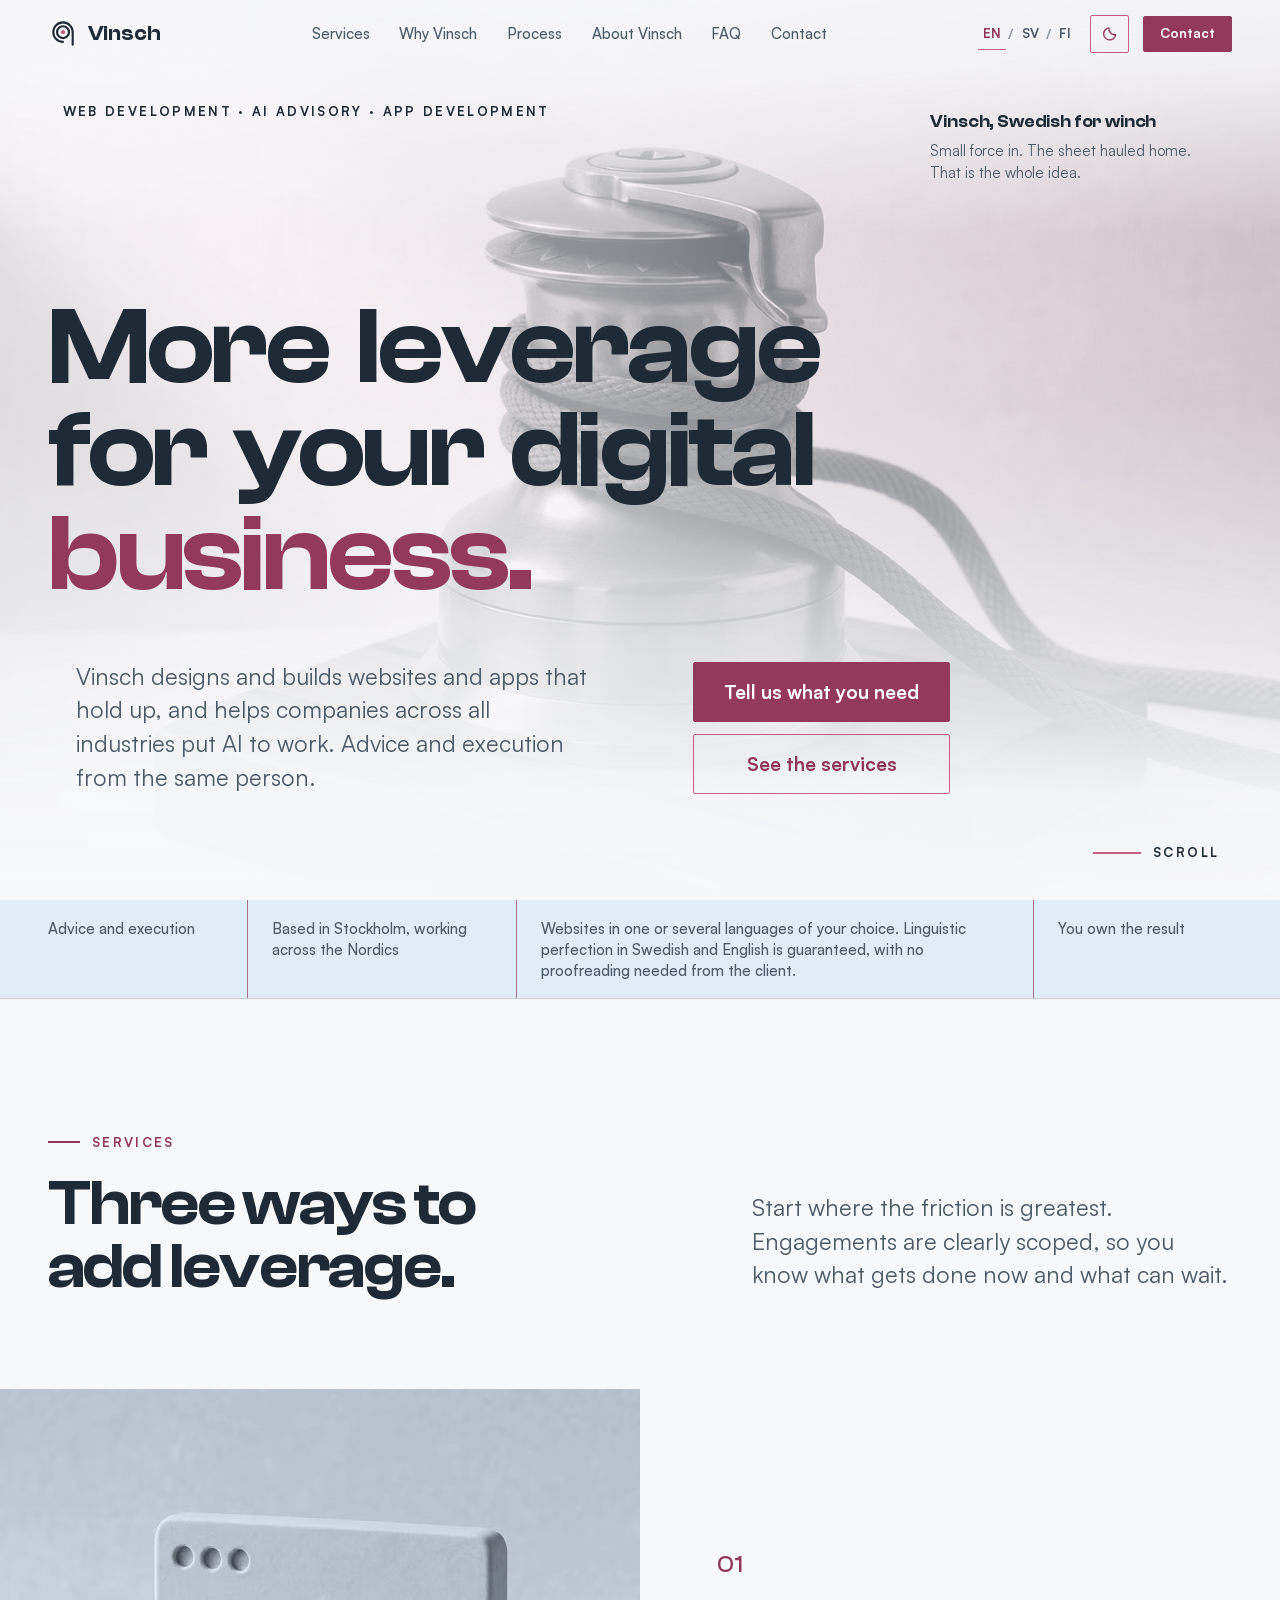
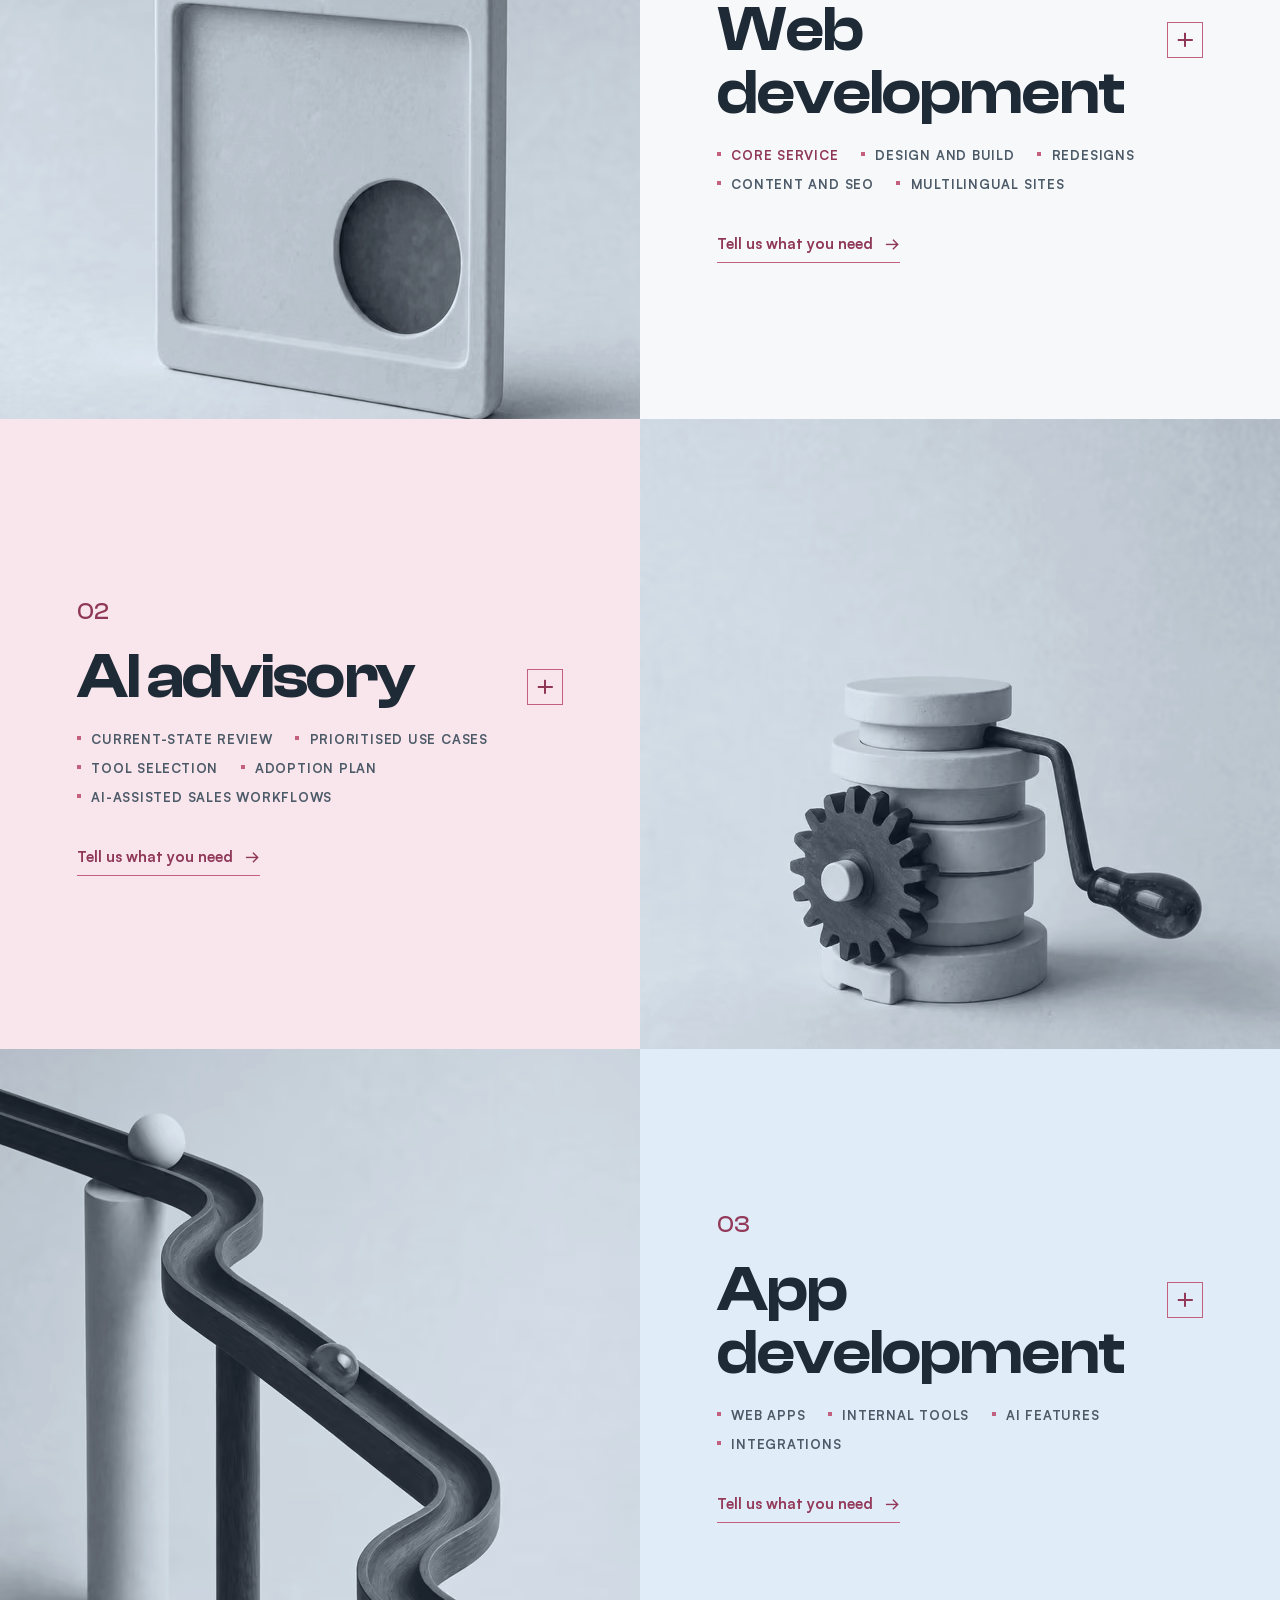
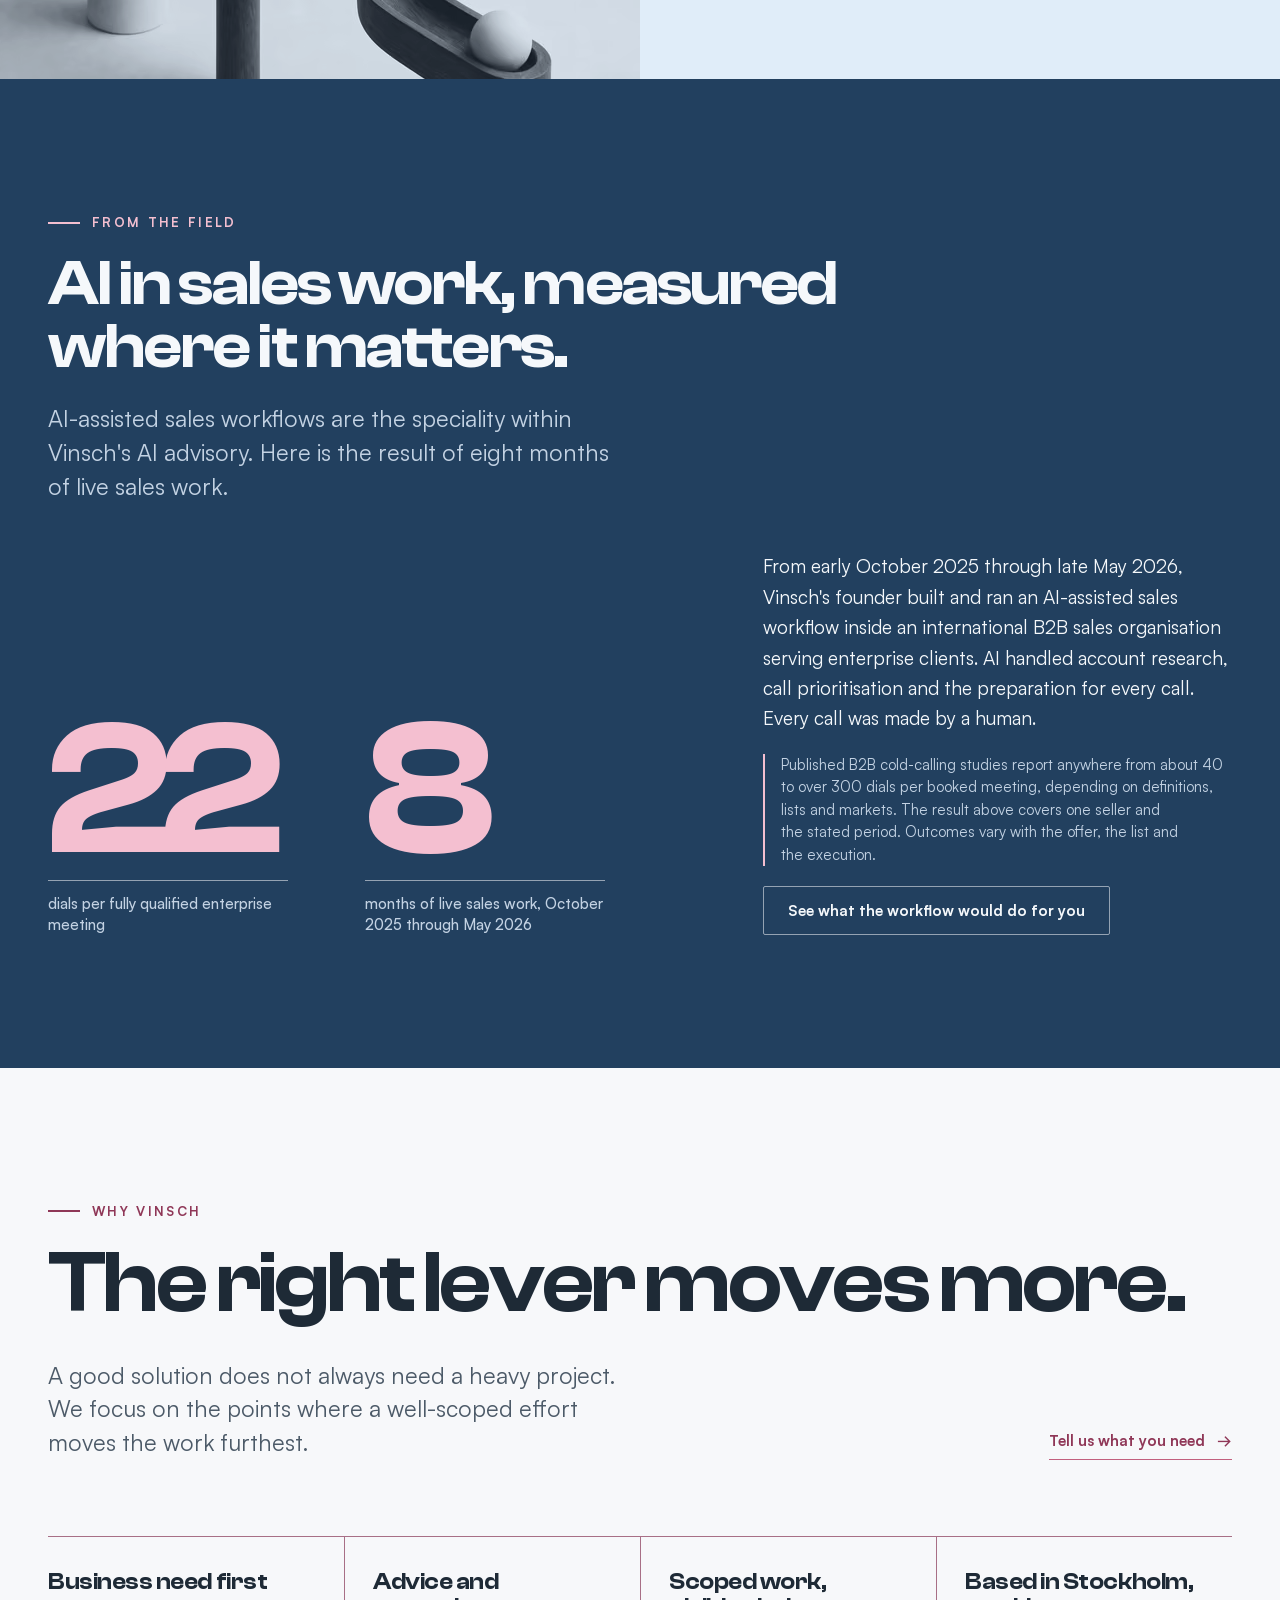
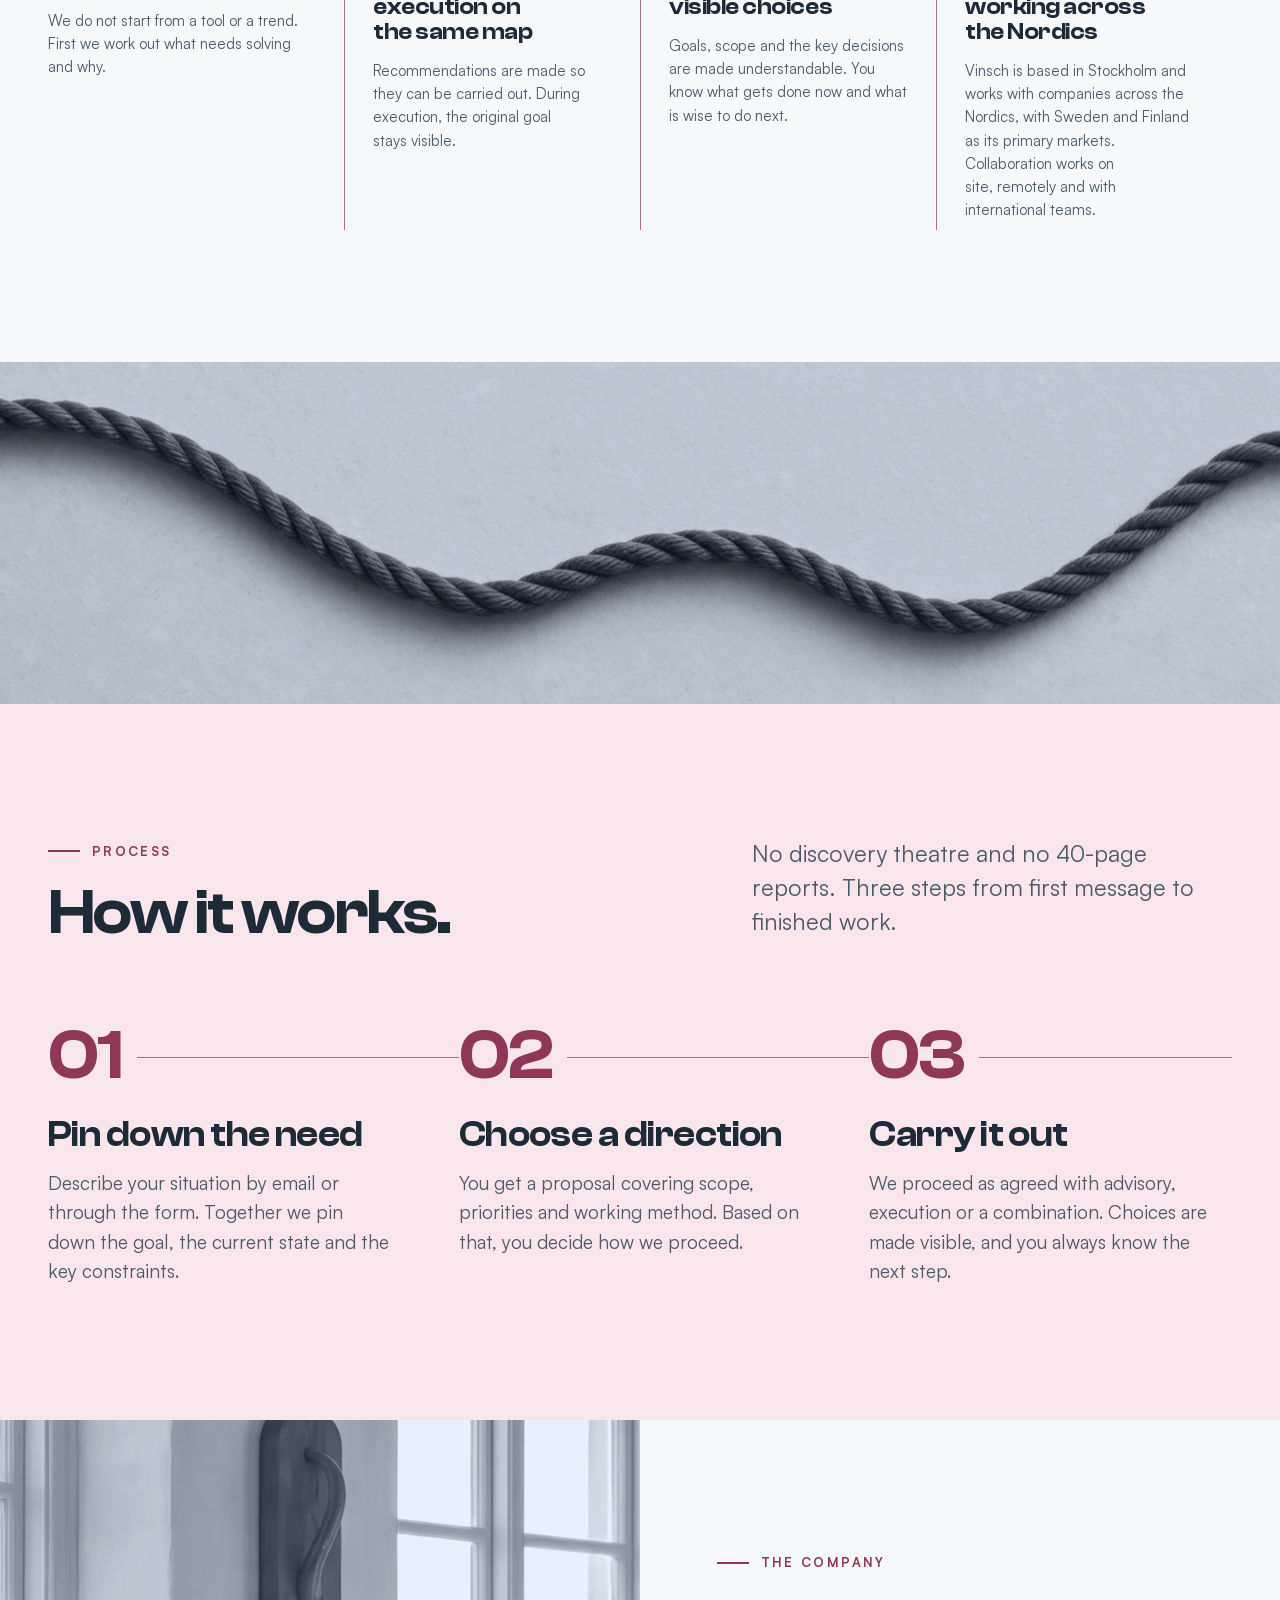
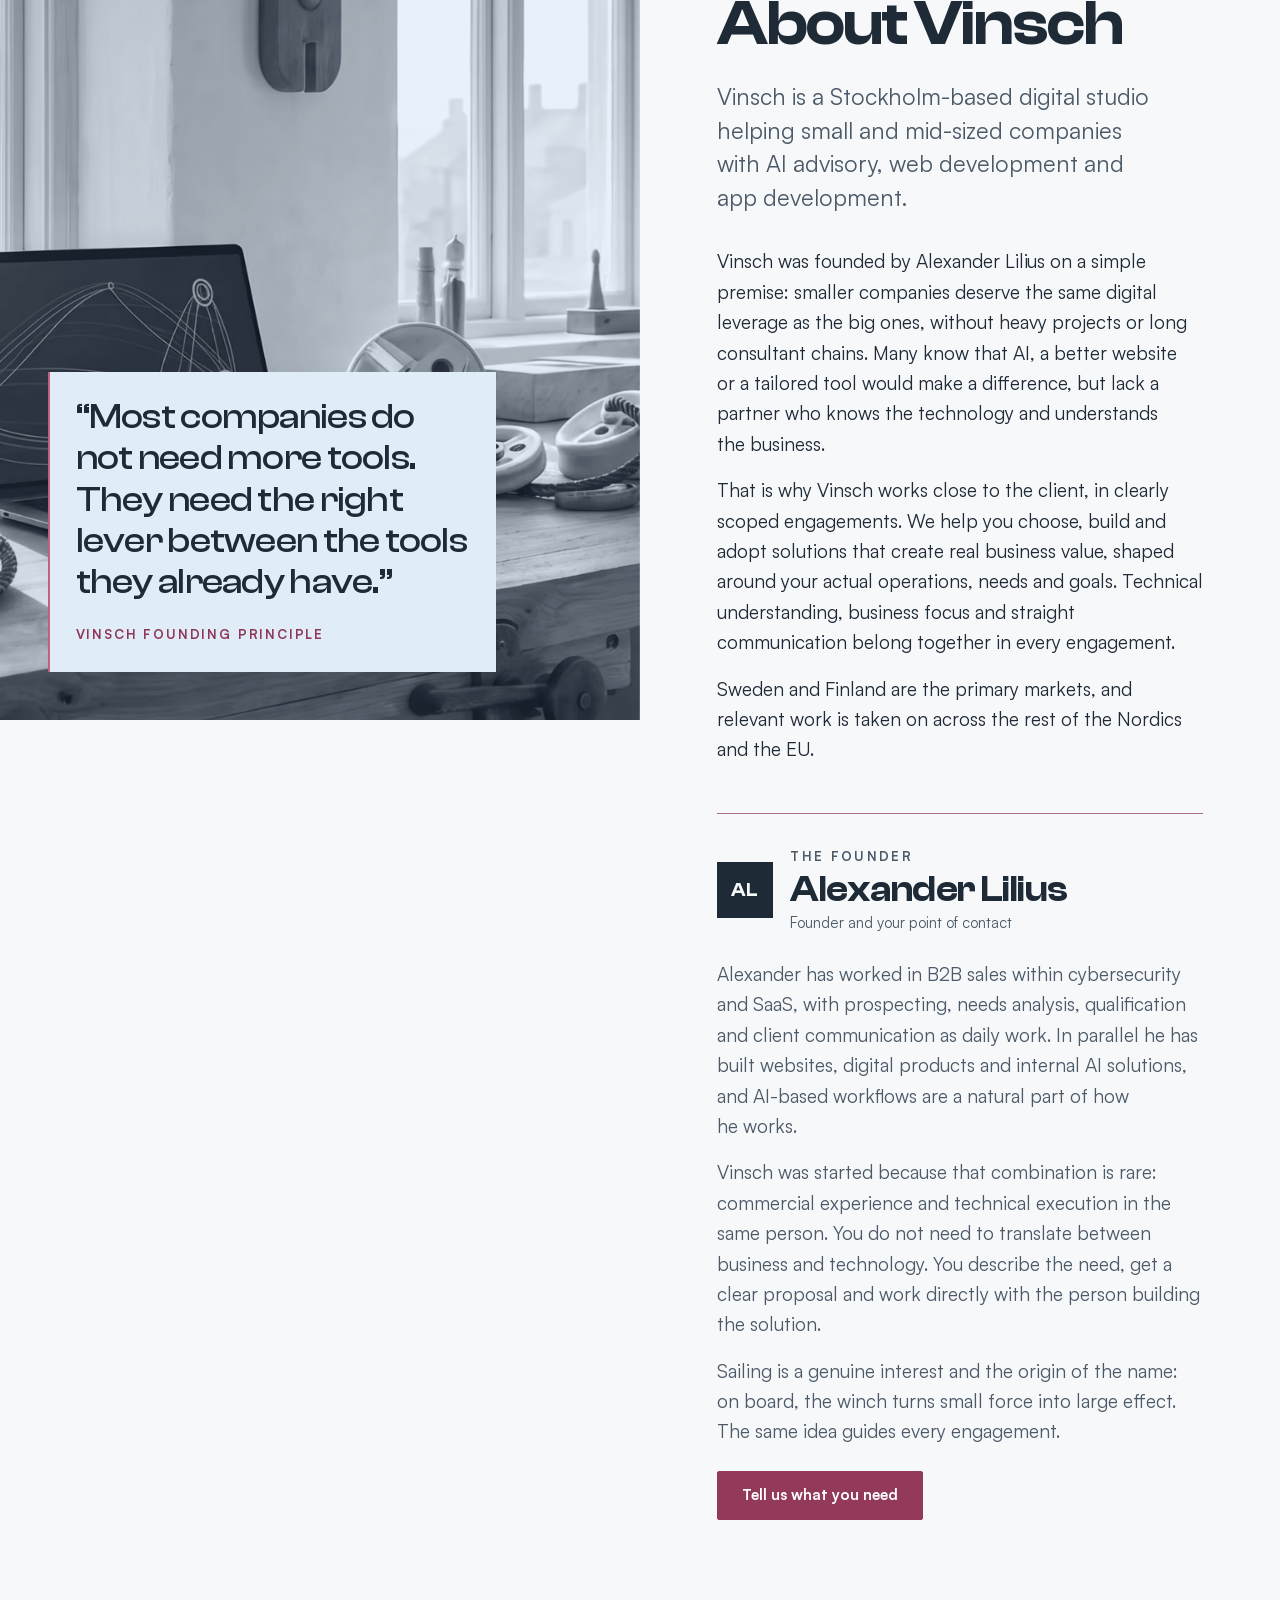
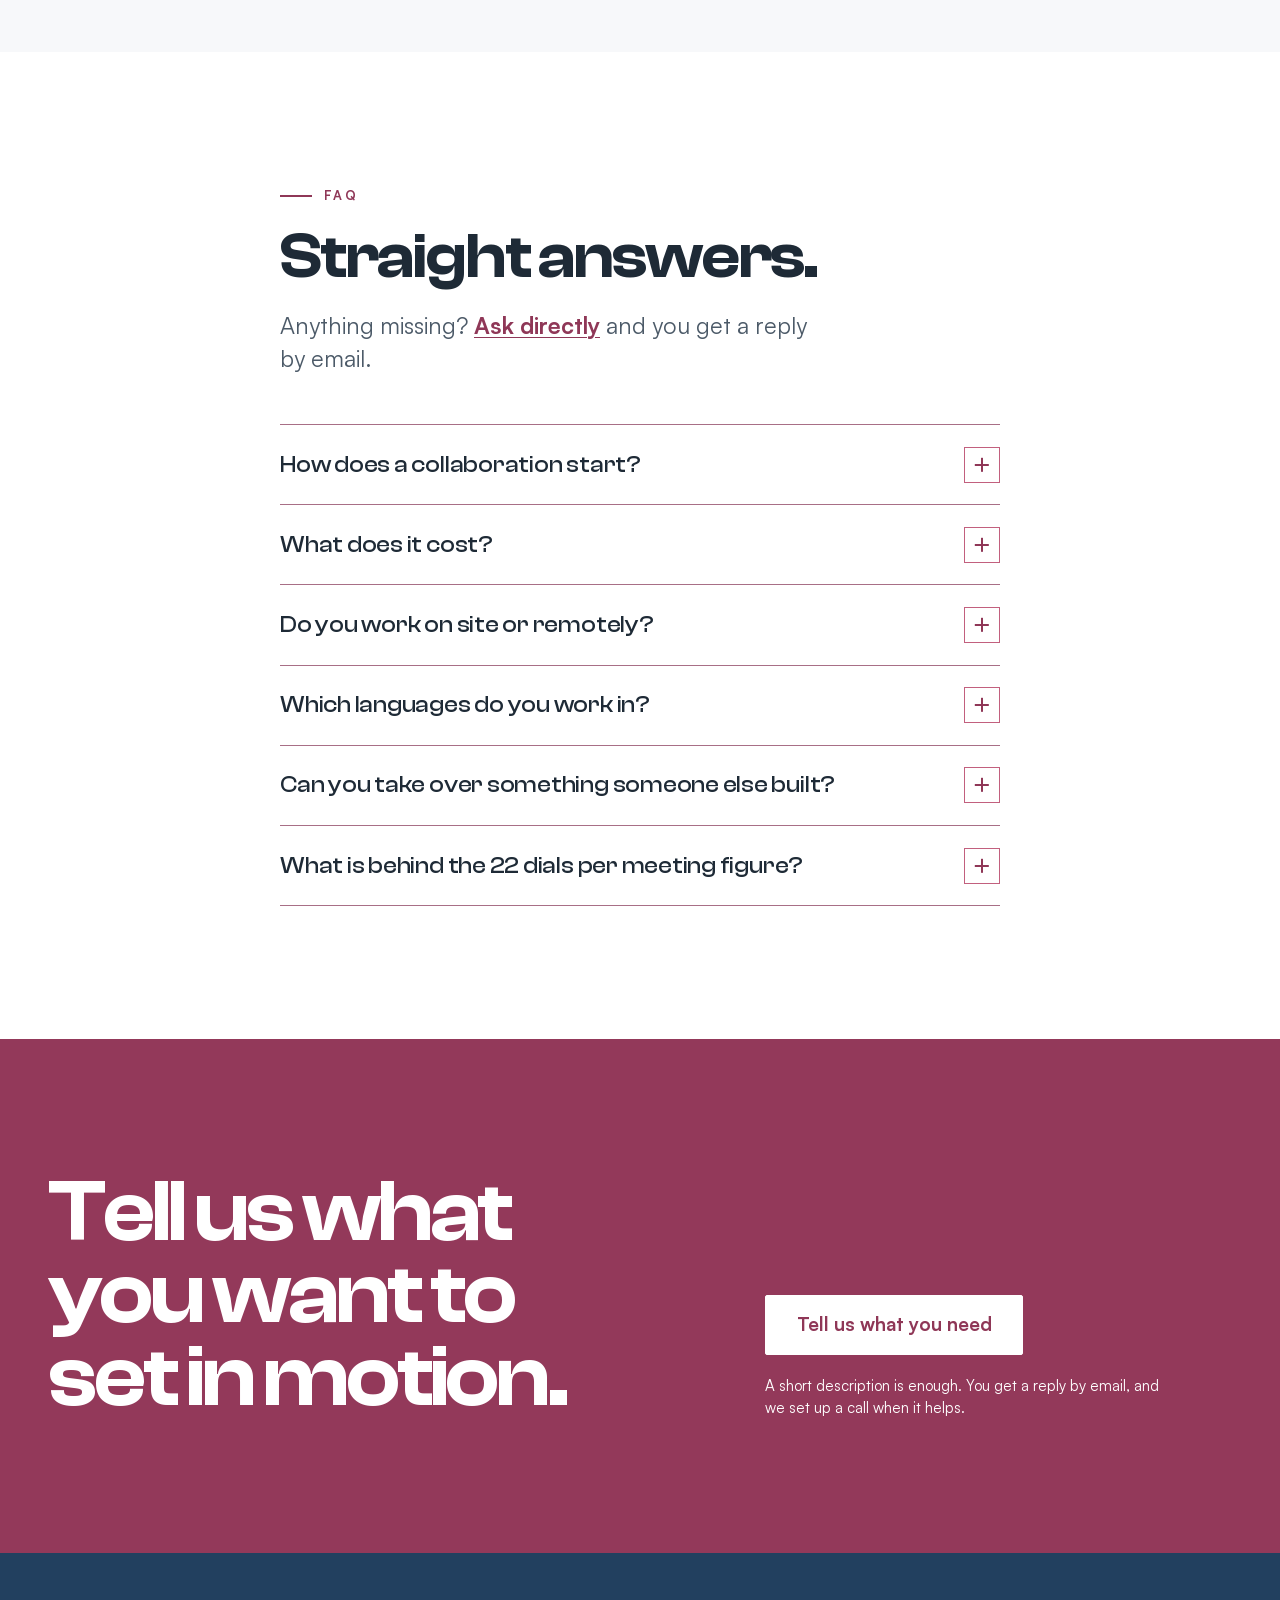
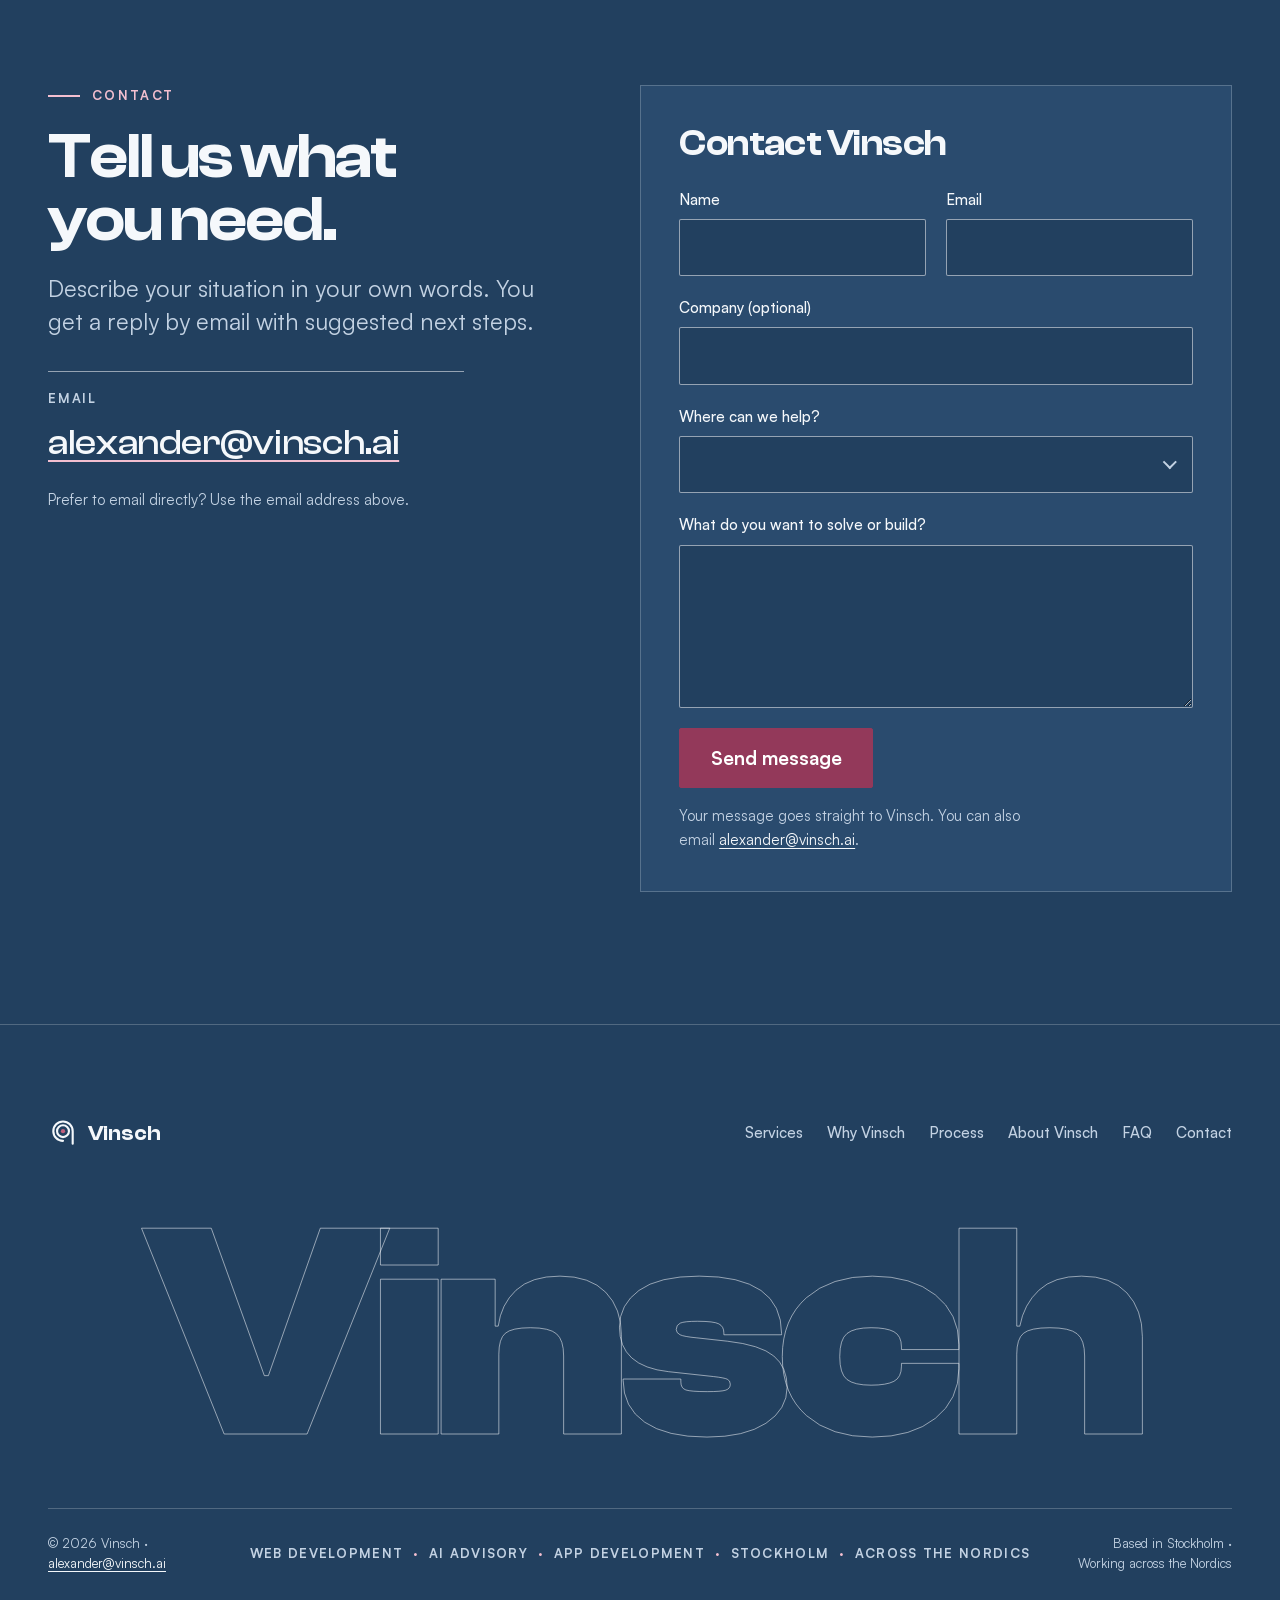
<file: index.html>
<!doctype html>
<html lang="en" data-theme="light" data-light-palette="dawn">
<head>
  <meta charset="utf-8">
  <meta name="viewport" content="width=device-width, initial-scale=1">
  <title>Vinsch | Web development, AI advisory and app development</title>
  <meta name="description" content="Vinsch designs and builds fast, maintainable websites and apps and helps companies across all industries put AI to work. Advice and execution from the same person. Based in Stockholm, working across the Nordics.">
  <link rel="canonical" href="https://vinsch.ai/">
  <meta property="og:type" content="website">
  <meta property="og:site_name" content="Vinsch">
  <meta property="og:title" content="Vinsch | Web development, AI advisory and app development">
  <meta property="og:description" content="Websites, AI advisory and app development for companies across all industries in the Nordics, with Sweden and Finland as primary markets. Advice and execution from the same person.">
  <meta property="og:locale" content="en_US">
  <meta property="og:locale:alternate" content="sv_SE">
  <meta property="og:locale:alternate" content="fi_FI">
  <meta property="og:url" content="https://vinsch.ai/">
  <meta property="og:image" content="https://vinsch.ai/assets/og.jpg?v=3">
  <meta property="og:image:width" content="1200">
  <meta property="og:image:height" content="630">
  <meta name="twitter:card" content="summary_large_image">
  <meta name="theme-color" content="#F7F8FA">
  <link rel="icon" href="favicon.ico?v=3" sizes="16x16 32x32 48x48">
  <link rel="icon" type="image/png" sizes="32x32" href="favicon-32.png?v=3">
  <link rel="icon" type="image/svg+xml" href="favicon.svg?v=3">
  <link rel="apple-touch-icon" sizes="180x180" href="apple-touch-icon.png?v=3">
  <link rel="preload" href="assets/fonts/clash-600.woff2?v=2" as="font" type="font/woff2" crossorigin>
  <link rel="preload" href="assets/fonts/satoshi-400.woff2?v=2" as="font" type="font/woff2" crossorigin>
  <link rel="preload" as="image" type="image/avif" imagesrcset="assets/hero-720.avif 720w, assets/hero-1080.avif 1080w, assets/hero-1440.avif 1440w, assets/hero-1792.avif 1792w" imagesizes="(max-width: 640px) 320vw, (max-width: 880px) 160vw, 100vw">
  <style>
/* base.css: reset + foundations */
*,
*::before,
*::after {
  box-sizing: border-box;
  margin: 0;
  padding: 0;
}

html {
  -moz-text-size-adjust: none;
  -webkit-text-size-adjust: none;
  text-size-adjust: none;
  -webkit-font-smoothing: antialiased;
  -moz-osx-font-smoothing: grayscale;
  scroll-behavior: smooth;
  hanging-punctuation: first last;
  scroll-padding-top: 5rem;
}

body {
  min-height: 100dvh;
  line-height: 1.6;
  font-family: var(--font-body, sans-serif);
  font-size: var(--text-base);
  color: var(--color-text);
  background-color: var(--color-bg);
}

img,
picture,
video,
canvas,
svg {
  display: block;
  max-width: 100%;
  height: auto;
}
ul[role='list'],
ol[role='list'] {
  list-style: none;
}
input,
button,
textarea,
select {
  font: inherit;
  color: inherit;
}

h1,
h2,
h3,
h4,
h5,
h6 {
  text-wrap: balance;
  line-height: 1.15;
}
p,
li,
figcaption {
  text-wrap: pretty;
  max-width: 72ch;
}

::selection {
  background: oklch(from var(--color-primary) l c h / 0.25);
  color: var(--color-text);
}

:focus-visible {
  outline: 2px solid var(--color-primary);
  outline-offset: 3px;
  border-radius: var(--radius-sm);
}

@media (prefers-reduced-motion: reduce) {
  *,
  *::before,
  *::after {
    animation-duration: 0.01ms !important;
    animation-iteration-count: 1 !important;
    transition-duration: 0.01ms !important;
    scroll-behavior: auto !important;
  }
}

button {
  cursor: pointer;
  background: none;
  border: none;
}
table {
  border-collapse: collapse;
  width: 100%;
}

a,
button,
[role='button'],
[role='link'],
input,
textarea,
select,
summary {
  transition:
    color var(--transition-interactive),
    background var(--transition-interactive),
    border-color var(--transition-interactive),
    box-shadow var(--transition-interactive);
}

.sr-only {
  position: absolute;
  width: 1px;
  height: 1px;
  padding: 0;
  margin: -1px;
  overflow: hidden;
  clip: rect(0, 0, 0, 0);
  white-space: nowrap;
  border-width: 0;
}
/* ============================================================
   VINSCH · Koncept B: Panoramat
   Cinematic full-bleed bands. Warm paper, ink, burnt amber.
   Clash Display for display, Satoshi for text. No serif.
   ============================================================ */

@font-face {
  font-family: "Clash Display"; font-style: normal; font-weight: 500;
  src: url("assets/fonts/clash-500.woff2?v=2") format("woff2"); font-display: swap;
}
@font-face {
  font-family: "Clash Display"; font-style: normal; font-weight: 600;
  src: url("assets/fonts/clash-600.woff2?v=2") format("woff2"); font-display: swap;
}
@font-face {
  font-family: "Clash Display"; font-style: normal; font-weight: 700;
  src: url("assets/fonts/clash-700.woff2?v=2") format("woff2"); font-display: swap;
}
@font-face {
  font-family: "Satoshi"; font-style: normal; font-weight: 400;
  src: url("assets/fonts/satoshi-400.woff2?v=2") format("woff2"); font-display: swap;
}
@font-face {
  font-family: "Satoshi"; font-style: normal; font-weight: 500;
  src: url("assets/fonts/satoshi-500.woff2?v=2") format("woff2"); font-display: swap;
}
@font-face {
  font-family: "Satoshi"; font-style: normal; font-weight: 700;
  src: url("assets/fonts/satoshi-700.woff2?v=2") format("woff2"); font-display: swap;
}

/* ------------------------------------------------------------
   Tokens
   ------------------------------------------------------------ */
:root {
  /* light theme */
  --bg: #EDE7DA;
  --bg-raise: #F6F1E6;
  --bg-dim: #E3DCCB;
  --ink: #1B1916;
  --ink-soft: #5E574B;
  --line: rgba(27, 25, 22, 0.16);
  --line-strong: rgba(27, 25, 22, 0.42);
  --accent: #B4551D;
  --accent-deep: #8F3F11;
  --accent-ink: #FFF6EC;
  --accent-text: #A54C15;
  --accent-text-inverse: #DD8B4B;
  --accent-band: #A54C15;
  --inverse-bg: #211A12;
  --inverse-bg-2: #2B2218;
  --inverse-bg-3: #352B1F;
  --inverse-ink: #F2EDE2;
  --inverse-soft: #BDB2A0;
  --inverse-line: rgba(242, 237, 226, 0.18);
  --inverse-line-strong: rgba(242, 237, 226, 0.42);
  --error: #9A2E12;
  --error-inverse: #F2A387;

  /* duotone: shadow + highlight per treatment */
  --duo-shadow: #2A1F16;
  --duo-light: #E9E1CF;
  --duo-hero-shadow: #1B1916;
  --duo-hero-light: #EDE7DA;
  --scrim: 237, 231, 218;

  /* type */
  --font-display: "Clash Display", "Satoshi", sans-serif;
  --font-body: "Satoshi", system-ui, sans-serif;
  --text-xs: 0.8125rem;
  --text-sm: 0.9375rem;
  --text-base: clamp(1.0625rem, 1rem + 0.25vw, 1.1875rem);
  --text-lg: clamp(1.2rem, 1.05rem + 0.6vw, 1.45rem);
  --text-xl: clamp(1.6rem, 1.3rem + 1.2vw, 2.25rem);
  --text-statement: clamp(2.2rem, 5vw, 4.5rem);
  --text-statement-xl: clamp(3rem, 6.8vw, 6.25rem);
  --text-hero: clamp(2.7rem, 8.6vw, 7.75rem);
  --text-stat: clamp(6rem, 15vw, 14rem);

  /* rhythm */
  --band-y: clamp(5rem, 3.5rem + 6vw, 9rem);
  --band-y-sm: clamp(3.5rem, 2.5rem + 4vw, 6rem);
  --wrap: 77.5rem;
  --gutter: clamp(1.25rem, 4vw, 3rem);
  --header-h: 4.25rem;
  --radius-sm: 2px;
  --ease-out: cubic-bezier(0.16, 1, 0.3, 1);
  --ease-in-out: cubic-bezier(0.4, 0, 0.2, 1);
  --t-fast: 180ms var(--ease-out);
  --transition-interactive: 180ms var(--ease-out);
  --color-primary: var(--accent);
  --color-text: var(--ink);
  --color-bg: var(--bg);
}

[data-theme="dark"] {
  --bg: #151A21;
  --bg-raise: #1D242E;
  --bg-dim: #182636;
  --bg-blush: #271F24;
  --ink: #EEF2F7;
  --ink-soft: #B4C0CF;
  --line: rgba(238, 242, 247, 0.14);
  --line-strong: #A97C8F;
  --accent: #E48BA8;
  --accent-deep: #EDA0BA;
  --accent-ink: #1A1218;
  --accent-text: #F2B3C8;
  --accent-text-inverse: #F2B3C8;
  --accent-band: #D97F9E;
  --inverse-bg: #0E1B2C;
  --inverse-bg-2: #16273C;
  --inverse-bg-3: #1E3450;
  --inverse-ink: #F5F8FB;
  --inverse-soft: #B8C7D9;
  --inverse-line: rgba(245, 248, 251, 0.18);
  --inverse-line-strong: rgba(245, 248, 251, 0.46);
  --error: #FFB4A8;
  --error-inverse: #FFB4A8;

  --duo-shadow: #0B1220;
  --duo-light: #6B8CB0;
  --duo-hero-shadow: #0D141D;
  --duo-hero-light: #7B95B4;
  --scrim: 21, 26, 33;
}

/* Finnish display lines run long (compound words) */
html[lang="fi"] .hero__title { font-size: clamp(2.3rem, 7.6vw, 6.9rem); }
html[lang="fi"] .statement--xl { font-size: clamp(2.6rem, 5.6vw, 5.25rem); }

/* ------------------------------------------------------------
   Base
   ------------------------------------------------------------ */
html { scroll-padding-top: var(--header-h); }
body {
  background: var(--bg);
  color: var(--ink);
  font-family: var(--font-body);
  font-size: var(--text-base);
  line-height: 1.6;
  overflow-x: clip;
}
::selection { background: var(--accent); color: var(--accent-ink); }
a { text-decoration: none; color: inherit; }
p a, .qa__inner a, .lede a, .form__small a, .form__success a { text-decoration: underline; text-underline-offset: 3px; text-decoration-thickness: 1px; }
p a:hover, .lede a:hover { text-decoration-thickness: 2px; }
:focus-visible { outline: 2px solid var(--accent); outline-offset: 3px; border-radius: var(--radius-sm); }
.band--ink :focus-visible, .band--hero :focus-visible { outline-color: var(--accent-text-inverse); }
.band--accent :focus-visible { outline-color: var(--accent-ink); }

.wrap { width: min(100% - 2 * var(--gutter), var(--wrap)); margin-inline: auto; }
.wrap--narrow { width: min(100% - 2 * var(--gutter), 45rem); }

h1, h2, h3, h4 { font-family: var(--font-display); font-weight: 600; line-height: 1; letter-spacing: -0.025em; text-wrap: balance; }
h3 { font-size: var(--text-xl); letter-spacing: -0.015em; line-height: 1.08; }
p { text-wrap: pretty; }

.statement { font-size: var(--text-statement); line-height: 0.98; letter-spacing: -0.03em; max-width: 18ch; }
.statement--xl { font-size: var(--text-statement-xl); max-width: 16ch; }
.lede { font-size: var(--text-lg); line-height: 1.45; color: var(--ink-soft); max-width: 36rem; }
.band--ink .lede, .band--hero .lede { color: var(--inverse-soft); }
.lede a { color: var(--accent-text); font-weight: 700; }
.band--ink .lede a { color: var(--accent-text-inverse); }

.kicker {
  font-size: var(--text-xs); font-weight: 700; letter-spacing: 0.18em; text-transform: uppercase;
  color: var(--accent-text); display: flex; align-items: center; gap: 0.75rem; margin-bottom: 1.25rem;
}
.kicker::before { content: ""; width: 2rem; height: 2px; background: currentColor; }
.kicker--inverse { color: var(--accent-text-inverse); }
.kicker--plain { margin-bottom: 0.25rem; }
.kicker--plain::before { display: none; }

.skip-link {
  position: fixed; top: -100px; left: 1rem; z-index: 300;
  background: var(--ink); color: var(--bg); padding: 0.6rem 1rem; border-radius: var(--radius-sm);
  transition: top var(--t-fast);
}
.skip-link:focus-visible { top: 1rem; }

/* ------------------------------------------------------------
   Buttons and links (rectangular, never pills)
   ------------------------------------------------------------ */
.btn {
  display: inline-flex; align-items: center; justify-content: center; gap: 0.6rem;
  font-family: var(--font-body); font-weight: 700; font-size: var(--text-sm); line-height: 1.2;
  padding: 0.9rem 1.5rem; border-radius: var(--radius-sm); border: 1.5px solid transparent;
  cursor: pointer; text-align: center;
  transition: background var(--t-fast), color var(--t-fast), border-color var(--t-fast), transform var(--t-fast);
}
.btn--sm { padding: 0.6rem 1rem; font-size: var(--text-xs); }
.btn--lg { padding: 1.1rem 1.9rem; font-size: var(--text-base); }
.btn--solid { background: var(--accent-deep); color: var(--accent-ink); border-color: var(--accent-deep); }
[data-theme="dark"] .btn--solid { background: var(--accent); border-color: var(--accent); }
.btn--solid:hover { background: var(--ink); border-color: var(--ink); color: var(--bg); }
.band--ink .btn--solid:hover, .band--hero .btn--solid:hover { background: var(--inverse-ink); border-color: var(--inverse-ink); color: var(--inverse-bg); }
.btn--ghost { border-color: var(--line-strong); color: var(--ink); background: transparent; }
.btn--ghost:hover { border-color: var(--ink); background: var(--ink); color: var(--bg); }
.btn--inverse { border-color: var(--inverse-line-strong); color: var(--inverse-ink); }
.btn--inverse:hover { border-color: var(--inverse-ink); background: var(--inverse-ink); color: var(--inverse-bg); }
.band--hero .btn--ghost { border-color: var(--line-strong); color: var(--ink); background: rgba(var(--scrim), 0.55); }
.band--hero .btn--ghost:hover { background: var(--ink); color: var(--bg); border-color: var(--ink); }
.btn--onaccent { background: var(--accent-ink); color: var(--accent-text); border-color: var(--accent-ink); }
.btn--onaccent:hover { background: transparent; color: var(--accent-ink); border-color: var(--accent-ink); }
.btn:active { transform: translateY(1px); }

.arrow-link {
  display: inline-flex; align-items: center; gap: 0.75rem;
  font-weight: 700; font-size: var(--text-sm); color: var(--ink);
  padding: 0.35rem 0; border-bottom: 1.5px solid var(--line-strong);
  transition: border-color var(--t-fast), color var(--t-fast);
}
.arrow-link__arrow { display: inline-block; transition: transform 300ms var(--ease-out); color: var(--accent-text); }
.arrow-link:hover { border-color: var(--ink); }
.arrow-link:hover .arrow-link__arrow { transform: translateX(6px); }

/* ------------------------------------------------------------
   Bands: the composition system
   ------------------------------------------------------------ */
.band { position: relative; width: 100%; }
.band--paper { background: var(--bg); color: var(--ink); }
.band--raised { background: var(--bg-raise); color: var(--ink); }
.band--dim { background: var(--bg-dim); color: var(--ink); --accent-text: var(--accent-deep); }
[data-theme="dark"] .band--dim { --accent-text: var(--accent); }
.band--strip { background: var(--bg-dim); color: var(--ink); border-bottom: 1px solid var(--line); }
[data-theme="dark"] .band--strip { background: var(--bg-dim); }
.band--ink { background: var(--inverse-bg); color: var(--inverse-ink); }
.band--ink .kicker { color: var(--accent-text-inverse); }
.band--accent { background: var(--accent-band); color: var(--accent-ink); }

/* ------------------------------------------------------------
   Duotone surfaces
   ------------------------------------------------------------ */
.duo { position: relative; overflow: hidden; background: var(--duo-light); isolation: isolate; }
.duo__img {
  position: absolute; left: 0; top: -8%; width: 100%; height: 116%;
  object-fit: cover; object-position: center;
  filter: grayscale(1) contrast(1.06); mix-blend-mode: multiply;
  will-change: transform;
}
.duo::after {
  content: ""; position: absolute; inset: 0; background: var(--duo-shadow);
  mix-blend-mode: lighten; pointer-events: none;
}
.duo--hero { background: var(--duo-hero-light); }
.duo--hero::after { background: var(--duo-hero-shadow); }
[data-theme="dark"] .duo__img { filter: grayscale(1) contrast(1.1) brightness(0.9); }

/* ------------------------------------------------------------
   Header: transparent over the hero, solid after
   ------------------------------------------------------------ */
.header {
  position: fixed; top: 0; left: 0; right: 0; z-index: 100;
  background: transparent; border-bottom: 1px solid transparent;
  transition: background 320ms var(--ease-in-out), border-color 320ms var(--ease-in-out);
}
.header.is-scrolled { background: var(--bg); border-bottom-color: var(--line); }
.header__inner { display: flex; align-items: center; justify-content: space-between; gap: 1.5rem; height: var(--header-h); }

.brand { display: inline-flex; align-items: center; gap: 0.6rem; color: var(--ink); flex-shrink: 0; }
.brand__mark { width: 30px; height: 30px; flex: 0 0 30px; }
.brand__word { font-family: var(--font-display); font-weight: 600; font-size: 1.3rem; letter-spacing: -0.01em; }
.brand--footer { color: var(--inverse-ink); }

.nav { flex: 1 1 auto; display: flex; justify-content: center; }
.nav__list { display: flex; gap: 0.25rem; list-style: none; }
.nav__link {
  position: relative; display: inline-block; padding: 0.5rem 0.8rem;
  font-weight: 500; font-size: var(--text-sm); color: var(--ink-soft); white-space: nowrap;
}
.nav__link::after {
  content: ""; position: absolute; left: 0.8rem; right: 0.8rem; bottom: 0.2rem; height: 1.5px;
  background: var(--accent); transform: scaleX(0); transform-origin: right; transition: transform 300ms var(--ease-out);
}
.nav__link:hover { color: var(--ink); }
.nav__link:hover::after { transform: scaleX(1); transform-origin: left; }
.nav__foot { display: none; }

.header__actions { display: flex; align-items: center; gap: 0.9rem; flex-shrink: 0; }
.lang-toggle { display: inline-flex; align-items: center; gap: 0.15rem; font-size: var(--text-xs); font-weight: 700; letter-spacing: 0.08em; }
.lang-toggle__opt { padding: 0.35rem 0.3rem; color: var(--ink-soft); border-bottom: 1.5px solid transparent; border-radius: 0; }
.lang-toggle__opt:hover { color: var(--ink); }
.lang-toggle__opt.is-active { color: var(--ink); border-bottom-color: var(--accent); }
.lang-toggle__sep { color: var(--ink-soft); opacity: 0.6; }
.theme-toggle {
  width: 2.4rem; height: 2.4rem; display: grid; place-items: center; color: var(--ink);
  border: 1.5px solid var(--line-strong); background: transparent; border-radius: var(--radius-sm);
}
.theme-toggle:hover { border-color: var(--ink); }
.theme-toggle svg { width: 1.1rem; height: 1.1rem; grid-area: 1 / 1; transition: opacity 250ms var(--ease-out), rotate 400ms var(--ease-out); }
[data-theme="light"] .theme-toggle__sun { opacity: 0; rotate: 90deg; }
[data-theme="dark"] .theme-toggle__moon { opacity: 0; rotate: -90deg; }
.burger { display: none; }

@media (max-width: 1180px) {
  .burger {
    display: grid; place-items: center; align-content: center; gap: 5px;
    width: 2.4rem; height: 2.4rem; border: 1.5px solid var(--line-strong); border-radius: var(--radius-sm); background: transparent;
  }
  .burger span { display: block; width: 1.05rem; height: 2px; background: var(--ink); transition: transform 300ms var(--ease-out); }
  .burger[aria-expanded="true"] span:first-child { transform: translateY(3.5px) rotate(45deg); }
  .burger[aria-expanded="true"] span:last-child { transform: translateY(-3.5px) rotate(-45deg); }
  .nav {
    position: fixed; inset: var(--header-h) 0 0 0; z-index: 99;
    background: var(--bg); color: var(--ink);
    display: flex; flex-direction: column; justify-content: space-between;
    padding: 2rem var(--gutter) 3rem; overflow-y: auto;
    opacity: 0; visibility: hidden; translate: 0 -0.75rem;
    transition: opacity 300ms var(--ease-out), translate 300ms var(--ease-out), visibility 0s 300ms;
  }
  .nav.is-open { opacity: 1; visibility: visible; translate: 0 0; transition: opacity 350ms var(--ease-out), translate 350ms var(--ease-out); }
  body:has(.nav.is-open) .header { background: var(--bg); border-bottom-color: var(--line); }
  .nav__list { flex-direction: column; gap: 0; }
  .nav__list li { border-bottom: 1px solid var(--line); }
  .nav__link { display: block; padding: 1.1rem 0; font-family: var(--font-display); font-size: var(--text-xl); font-weight: 500; color: var(--ink); }
  .nav__link::after { display: none; }
  .nav__foot { display: grid; gap: 1rem; padding-top: 2rem; }
  .nav__foot .btn { width: 100%; }
  .nav__meta { font-size: var(--text-sm); color: var(--ink-soft); text-align: center; }
  .nav__meta a { text-decoration: underline; text-underline-offset: 3px; }
}
@media (max-width: 640px) {
  .header__cta { display: none; }
  .header__actions { gap: 0.6rem; }
}
/* Smallest phones (320 to 359px): keep the menu button inside the viewport and let the hero title fit */
@media (max-width: 359px) {
  :root { --text-hero: clamp(2.2rem, 11vw, 7.75rem); }
  html[lang="fi"] .hero__title { font-size: clamp(1.9rem, 9.6vw, 6.9rem); }
  .header__inner { gap: 0.6rem; }
  .header__actions { gap: 0.4rem; }
  .brand { gap: 0.45rem; }
  .lang-toggle { gap: 0.05rem; }
  .lang-toggle__opt { padding: 0.35rem 0.2rem; }
}

/* ------------------------------------------------------------
   01 Hero
   ------------------------------------------------------------ */
.hero { min-height: 100svh; display: flex; flex-direction: column; overflow: hidden; color: var(--ink); }
.duo--hero { position: absolute; inset: 0; z-index: 0; }
.duo--hero .duo__img { object-position: 50% 72%; }
.hero__scrim {
  position: absolute; inset: 0; z-index: 1; pointer-events: none;
  background:
    linear-gradient(to bottom, rgba(var(--scrim), 0.92) 0%, rgba(var(--scrim), 0.85) var(--header-h), rgba(var(--scrim), 0) 30%),
    linear-gradient(to right, rgba(var(--scrim), 0.85) 0%, rgba(var(--scrim), 0.55) 34%, rgba(var(--scrim), 0) 66%),
    linear-gradient(to top, rgba(var(--scrim), 1) 0%, rgba(var(--scrim), 1) 22%, rgba(var(--scrim), 0.9) 42%, rgba(var(--scrim), 0.6) 60%, rgba(var(--scrim), 0) 100%);
}
.hero__layout {
  position: relative; z-index: 2; flex: 1 1 auto;
  display: grid; grid-template-columns: 1fr minmax(0, 20rem);
  grid-template-rows: auto 1fr; align-items: end;
  padding: calc(var(--header-h) + 1.5rem) 0 5rem; gap: 1.5rem 3rem;
}
.hero__kicker {
  grid-column: 1; grid-row: 1; align-self: start; justify-self: start;
  font-size: var(--text-xs); font-weight: 700; letter-spacing: 0.18em; text-transform: uppercase;
  color: var(--ink); background: rgba(var(--scrim), 0.92); padding: 0.55rem 0.8rem; border-left: 2px solid var(--accent);
}
.hero__stack { grid-column: 1 / -1; grid-row: 2; align-self: end; min-width: 0; display: grid; gap: clamp(1.25rem, 2.5vw, 2rem); }
.hero__title { font-size: var(--text-hero); font-weight: 600; line-height: 0.9; letter-spacing: -0.03em; word-spacing: 0.12em; text-wrap: initial; }
.hero__line { display: block; overflow: hidden; padding: 0.04em 0 0.16em; margin-bottom: -0.16em; white-space: nowrap; }
.hero__word { display: inline-block; transform: translateY(112%); }
.hero__title em { font-style: normal; color: var(--accent-text); }
[data-theme="dark"] .hero__title em { color: var(--accent); }
/* Theme rules may only change colour. Hero title geometry (display, padding, margin) is shared by both themes
   so the hero height, and therefore the cover-fitted image scale and position, is identical when switching theme. */
[data-theme="light"] .hero__title em { color: var(--accent-deep); }
@media (min-width: 881px) {
  [data-theme="light"] .hero__scrim {
    background:
      linear-gradient(to bottom, rgba(var(--scrim), 0.92) 0%, rgba(var(--scrim), 0.85) var(--header-h), rgba(var(--scrim), 0) 30%),
      linear-gradient(to right, rgba(var(--scrim), 0.55) 0%, rgba(var(--scrim), 0.25) 34%, rgba(var(--scrim), 0) 60%),
      linear-gradient(to top, rgba(var(--scrim), 1) 0%, rgba(var(--scrim), 0.95) 18%, rgba(var(--scrim), 0.7) 36%, rgba(var(--scrim), 0.3) 55%, rgba(var(--scrim), 0) 100%);
  }
}
.hero__panel {
  display: grid; gap: 1.25rem 2.5rem; max-width: 40rem;
  background: rgba(var(--scrim), 0.92); padding: 1.5rem 1.6rem 1.6rem; border-left: 2px solid var(--accent);
}
.hero__lede { font-size: var(--text-lg); line-height: 1.45; color: var(--ink-soft); max-width: 32rem; }
@media (min-width: 1100px) {
  .hero__panel { grid-template-columns: minmax(0, 1fr) auto; align-items: end; max-width: 58rem; }
  .hero__cta { flex-direction: column; align-items: stretch; }
}
.hero__cta { display: flex; flex-wrap: wrap; gap: 0.75rem; }
.hero__note {
  grid-column: 2; grid-row: 1; align-self: start; justify-self: end;
  display: grid; gap: 0.35rem; max-width: 20rem; font-size: var(--text-sm); line-height: 1.45;
  background: rgba(var(--scrim), 0.92); padding: 1rem 1.15rem; border-top: 2px solid var(--accent); color: var(--ink-soft);
}
.hero__note strong { font-family: var(--font-display); font-weight: 600; font-size: 1.05rem; color: var(--ink); letter-spacing: -0.01em; }
.hero__scroll {
  position: absolute; right: 0; bottom: 1.75rem; z-index: 3;
  display: inline-flex; align-items: center; gap: 0.75rem;
  font-size: var(--text-xs); font-weight: 700; letter-spacing: 0.18em; text-transform: uppercase; color: var(--ink);
  background: rgba(var(--scrim), 0.92); padding: 0.55rem 0.8rem;
}
.hero__scroll-line { position: relative; width: 3rem; height: 2px; background: var(--line-strong); overflow: hidden; }
.hero__scroll-line::after { content: ""; position: absolute; inset: 0; background: var(--accent); transform-origin: left; animation: scrollHint 2s var(--ease-in-out) infinite; }
@keyframes scrollHint { 0% { transform: scaleX(0); } 55% { transform: scaleX(1); transform-origin: left; } 56% { transform-origin: right; } 100% { transform: scaleX(0); transform-origin: right; } }

/* intro motion */
@keyframes rise { to { transform: translateY(0); } }
@keyframes fadeUp { from { opacity: 0; transform: translateY(18px); } to { opacity: 1; transform: none; } }
html.js .hero__word { animation: rise 1.1s var(--ease-out) forwards; }
html.js .hero__line:nth-child(2) .hero__word { animation-delay: 0.12s; }
html.js .hero__line:nth-child(3) .hero__word { animation-delay: 0.24s; }
html.js .hero__kicker, html.js .hero__panel, html.js .hero__note, html.js .hero__scroll { opacity: 0; animation: fadeUp 0.9s var(--ease-out) forwards; }
html.js .hero__kicker { animation-delay: 0.1s; }
html.js .hero__panel { animation-delay: 0.55s; }
html.js .hero__note { animation-delay: 0.7s; }
html.js .hero__scroll { animation-delay: 0.9s; }
html:not(.js) .hero__word { transform: none; }

@media (max-width: 880px) {
  .hero { min-height: 100svh; }
  .duo--hero .duo__img { top: -95%; height: 160%; object-position: 38% 0; }
  .hero__scrim {
    background:
      linear-gradient(to bottom, rgba(var(--scrim), 0.92) 0%, rgba(var(--scrim), 0.88) var(--header-h), rgba(var(--scrim), 0) 22%),
      linear-gradient(to top, rgba(var(--scrim), 0.95) 0%, rgba(var(--scrim), 0.7) 30%, rgba(var(--scrim), 0.2) 50%, rgba(var(--scrim), 0) 62%);
  }
  .hero__layout { grid-template-columns: 1fr; grid-template-rows: auto 1fr auto auto; padding-bottom: 2.5rem; gap: 1.25rem; }
  .hero__stack { grid-row: 2; grid-column: 1; gap: 1.1rem; margin-top: clamp(6rem, 16svh, 10rem); }
  @media (max-height: 780px) {
    .hero__stack { margin-top: 3.5rem; gap: 0.9rem; }
    .hero__panel { padding: 1rem 1rem 1.1rem; }
    .hero__lede { font-size: 0.95rem; }
  }
  .hero__title { margin-left: -0.4rem; }
  .hero__line { display: table; background: rgba(var(--scrim), 0.92); padding: 0.06em 0.4rem 0.14em; margin: 0 0 -0.04em; }
  .hero__note { grid-row: 3; grid-column: 1; justify-self: stretch; max-width: none; align-self: end; }
  .hero__scroll { position: static; grid-row: 4; grid-column: 1; justify-self: start; }
  .hero__panel { padding: 1.2rem 1.1rem 1.25rem; }
  .hero__cta .btn { flex: 1 1 auto; }
}

/* ------------------------------------------------------------
   02 USP strip
   ------------------------------------------------------------ */
.usp { display: grid; grid-template-columns: 1fr 1.35fr 2.6fr 1fr; list-style: none; }
.usp__item {
  font-size: var(--text-sm); font-weight: 500; line-height: 1.4; color: var(--ink-soft);
  padding: 1.1rem 1.5rem 1.1rem 0; max-width: none;
}
.usp__item + .usp__item { padding-left: 1.5rem; border-left: 1px solid var(--line-strong); }
@media (max-width: 1024px) {
  .usp { grid-template-columns: 1fr 1fr; }
  .usp__item { padding: 1rem 1.25rem 1rem 0; }
  .usp__item + .usp__item { padding-left: 1.25rem; }
  .usp__item:nth-child(3) { border-left: 0; padding-left: 0; grid-column: 1 / -1; border-top: 1px solid var(--line-strong); }
  .usp__item:nth-child(4) { grid-column: 1 / -1; border-left: 0; padding-left: 0; border-top: 1px solid var(--line-strong); }
}
@media (max-width: 560px) {
  .usp { grid-template-columns: 1fr; }
  .usp__item, .usp__item + .usp__item { padding: 0.9rem 0; border-left: 0; }
  .usp__item + .usp__item { border-top: 1px solid var(--line-strong); }
}

/* ------------------------------------------------------------
   03 Services: intro + split panels
   ------------------------------------------------------------ */
.svc-intro { padding: var(--band-y) 0 var(--band-y-sm); }
.svc-intro__grid { display: grid; grid-template-columns: 1.3fr 1fr; gap: 2rem 4rem; align-items: end; }
.svc-intro__grid .lede { justify-self: end; max-width: 30rem; padding-bottom: 0.4rem; }
@media (max-width: 880px) {
  .svc-intro__grid { grid-template-columns: 1fr; }
  .svc-intro__grid .lede { justify-self: start; }
}

.svc-stack { list-style: none; }
.svc-panel, .step, .why__col, .usp__item, .contact__channels li, .nav__list li { max-width: none; }
.svc-panel { display: grid; grid-template-columns: 1fr 1fr; min-height: 70vh; }
.svc-panel__media { position: relative; min-height: 100%; }
.svc-panel--flip .svc-panel__media { order: 2; }
.svc-panel__text { display: flex; align-items: center; padding: clamp(3rem, 6vw, 6rem) clamp(1.5rem, 6vw, 6rem); }
.svc-panel__inner { width: min(100%, 34rem); margin-inline: auto; }
.svc-panel__no { font-family: var(--font-display); font-weight: 500; font-size: var(--text-lg); color: var(--accent-text); margin-bottom: 1rem; letter-spacing: 0.02em; }
.svc-panel__title { font-size: var(--text-statement); line-height: 0.98; letter-spacing: -0.03em; margin-bottom: 1.25rem; }
.svc-panel__desc { color: var(--ink-soft); line-height: 1.55; margin-bottom: 1.5rem; }
.svc-panel__tags { display: flex; flex-wrap: wrap; gap: 0.5rem 1.4rem; list-style: none; font-size: var(--text-xs); font-weight: 700; letter-spacing: 0.06em; text-transform: uppercase; color: var(--ink-soft); margin-bottom: 2rem; }
.svc-panel__tags li { position: relative; padding-left: 0.9rem; max-width: none; }
.svc-panel__tags li::before { content: ""; position: absolute; left: 0; top: 0.55em; width: 4px; height: 4px; background: var(--accent); }
.svc-panel__flag { color: var(--accent-text); }
.svc-panel__flag::before { background: var(--accent-text); }

/* Accordion: hela rubrikraden är knapp, brödtexten ligger i en expanderbar panel. Utan JS visas allt. */
.svc-panel__toggle {
  display: flex; align-items: flex-start; justify-content: space-between; gap: 1rem; width: 100%;
  font: inherit; letter-spacing: inherit; line-height: inherit; color: inherit; text-align: left;
  background: transparent; border: 0; border-radius: 0; padding: 0; cursor: pointer;
}
.svc-panel__toggle:hover .svc-panel__label { color: var(--accent-text); }
.svc-panel__toggle:focus-visible { outline: 2px solid var(--accent); outline-offset: 6px; }
.svc-panel__label { min-width: 0; transition: color var(--t-fast); }
.svc-panel__text, .svc-panel__inner, .svc-panel__title { min-width: 0; }
.svc-panel__icon {
  position: relative; flex: 0 0 2.25rem; width: 2.25rem; height: 2.25rem; margin-top: 0.35em;
  border: 1.5px solid var(--line-strong); color: var(--ink); background: transparent;
  transition: background var(--t-fast), border-color var(--t-fast), color var(--t-fast);
}
.svc-panel__icon::before, .svc-panel__icon::after {
  content: ""; position: absolute; left: 50%; top: 50%; width: 0.9rem; height: 2px; background: currentColor;
  translate: -50% -50%; transition: rotate 300ms var(--ease-out);
}
.svc-panel__icon::after { rotate: 90deg; }
.svc-panel__toggle[aria-expanded="true"] .svc-panel__icon { background: var(--accent-deep); border-color: var(--accent-deep); color: var(--accent-ink); }
.svc-panel__toggle[aria-expanded="true"] .svc-panel__icon::after { rotate: 0deg; }
.svc-panel__toggle:hover .svc-panel__icon { border-color: var(--ink); }
.svc-panel__body { display: grid; grid-template-rows: 1fr; }
.svc-panel__body-inner { overflow: hidden; min-height: 0; }
html.js .svc-panel__body { grid-template-rows: 0fr; transition: grid-template-rows 380ms var(--ease-out), visibility 0s linear 380ms; visibility: hidden; }
html.js .svc-panel__body.is-open { grid-template-rows: 1fr; visibility: visible; transition-delay: 0s; }
html.js .svc-panel__desc { opacity: 0; transform: translateY(8px); transition: opacity 260ms var(--ease-out), transform 320ms var(--ease-out); }
html.js .svc-panel__body.is-open .svc-panel__desc { opacity: 1; transform: none; transition-delay: 90ms; }

@media (min-width: 881px) and (min-height: 640px) and (prefers-reduced-motion: no-preference) {
  html.js .svc-panel { position: sticky; top: 0; }
}
@media (max-width: 880px) {
  .svc-panel { grid-template-columns: 1fr; min-height: 0; }
  .svc-panel__title { overflow-wrap: break-word; hyphens: auto; }
  .svc-panel__media { aspect-ratio: 16 / 9; min-height: 0; order: 0; }
  .svc-panel--flip .svc-panel__media { order: 0; }
  .svc-panel__text { padding: 2.5rem var(--gutter) 3.5rem; }
  /* stacked layout: the toggle icon sits on the number row so long titles (Finnish compounds) keep full width; the whole title row is still the button */
  .svc-panel__inner { position: relative; }
  .svc-panel__icon { position: absolute; right: 0; top: -0.25rem; margin-top: 0; }
  .svc-panel__no { padding-right: 3rem; }
}

/* ------------------------------------------------------------
   04 Case: ink inverse
   ------------------------------------------------------------ */
.case { padding: var(--band-y) 0; }
.case__grid { display: grid; grid-template-columns: 1.15fr 0.85fr; gap: 3rem 5rem; align-items: end; }
.case__head { grid-column: 1 / -1; }
.case__head .statement { max-width: 20ch; margin-bottom: 1.5rem; }
.case__stats { display: flex; flex-wrap: wrap; gap: 2rem clamp(2rem, 6vw, 6rem); align-items: flex-end; }
.stat { display: grid; gap: 0.5rem; }
.stat__num {
  font-family: var(--font-display); font-weight: 600; font-size: var(--text-stat); line-height: 0.85; letter-spacing: -0.05em;
  color: var(--accent-text-inverse); font-variant-numeric: tabular-nums;
}
.stat__label { font-size: var(--text-sm); font-weight: 500; line-height: 1.4; color: var(--inverse-soft); max-width: 15rem; border-top: 1px solid var(--inverse-line-strong); padding-top: 0.75rem; }
.case__body { display: grid; gap: 1.25rem; align-content: end; justify-items: start; }
.case__text { line-height: 1.6; }
.case__note { font-size: var(--text-sm); line-height: 1.5; color: var(--inverse-soft); border-left: 2px solid var(--accent-text-inverse); padding-left: 1rem; }
@media (max-width: 880px) {
  .case__grid { grid-template-columns: 1fr; gap: 2.5rem; }
}

/* ------------------------------------------------------------
   05 Why: paper band with hairline columns
   ------------------------------------------------------------ */
.why { padding: var(--band-y) 0; }
.why__head { margin-bottom: clamp(3rem, 6vw, 5rem); }
.why__head .statement--xl { max-width: 20ch; margin-bottom: 2rem; }
.why__ledeRow { display: flex; flex-wrap: wrap; justify-content: space-between; align-items: flex-end; gap: 1.5rem 3rem; }
.why__cols { display: grid; grid-template-columns: repeat(4, 1fr); list-style: none; border-top: 1px solid var(--line-strong); }
.why__col { padding: 2rem 1.75rem 0.5rem 0; }
.why__col + .why__col { border-left: 1px solid var(--line-strong); padding-left: 1.75rem; }
.why__col h3 { font-size: var(--text-lg); font-weight: 600; margin-bottom: 0.9rem; letter-spacing: -0.02em; }
.why__col p { color: var(--ink-soft); font-size: var(--text-sm); line-height: 1.55; max-width: none; }
@media (max-width: 1024px) {
  .why__cols { grid-template-columns: 1fr 1fr; border-top: 0; }
  .why__col, .why__col + .why__col { border-left: 0; padding: 1.75rem 1.5rem 1.75rem 0; border-top: 1px solid var(--line-strong); }
  .why__col:nth-child(even) { border-left: 1px solid var(--line-strong); padding-left: 1.5rem; padding-right: 0; }
}
@media (max-width: 560px) {
  .why__cols { grid-template-columns: 1fr; }
  .why__col:nth-child(even) { border-left: 0; padding-left: 0; }
  .why__col { padding-right: 0; }
}

/* ------------------------------------------------------------
   06 Flow: panoramic divider
   ------------------------------------------------------------ */
.band--flow { height: clamp(12rem, 38vh, 26rem); }
.band--flow .duo__img { object-position: center; }

/* ------------------------------------------------------------
   07 Process: horizontal strip
   ------------------------------------------------------------ */
.process { padding: var(--band-y) 0; --stepno: clamp(3.25rem, 5.5vw, 5rem); }
.process__head { display: grid; grid-template-columns: 1.3fr 1fr; gap: 2rem 4rem; align-items: end; margin-bottom: clamp(3rem, 6vw, 5rem); }
.process__head .lede { justify-self: end; max-width: 30rem; padding-bottom: 0.4rem; }
.steps { position: relative; display: grid; grid-template-columns: repeat(3, 1fr); gap: 3rem; list-style: none; }
.steps::before { content: ""; position: absolute; left: 0; right: 0; top: calc(var(--stepno) * 0.5); height: 1px; background: var(--line-strong); }
.step { position: relative; }
.step__no {
  position: relative; display: inline-block; font-family: var(--font-display); font-weight: 600; font-size: var(--stepno); line-height: 1; letter-spacing: -0.03em;
  color: var(--accent-text); background: var(--bg-raise); padding-right: 1rem; margin-bottom: 1.5rem;
}
.step__title { font-size: var(--text-xl); margin-bottom: 0.9rem; }
.step__desc { color: var(--ink-soft); line-height: 1.55; max-width: 28rem; }
@media (max-width: 880px) {
  .process__head { grid-template-columns: 1fr; }
  .process__head .lede { justify-self: start; }
  .steps { grid-template-columns: 1fr; gap: 2.5rem; padding-left: calc(var(--stepno) * 0.5); }
  .steps::before { top: 0; bottom: 0; left: calc(var(--stepno) * 0.5); right: auto; width: 1px; height: auto; }
  .step { padding-left: 1.75rem; }
  .step__no { margin-left: calc(var(--stepno) * -0.5 - 1.75rem); padding: 0 1rem; background: var(--bg-raise); }
}

/* ------------------------------------------------------------
   08 About: split band
   ------------------------------------------------------------ */
.about__split { display: grid; grid-template-columns: 1fr 1fr; }
.about__media { position: relative; min-height: 100%; margin: 0; }
@media (min-width: 881px) { .about__media { position: sticky; top: 0; height: 100vh; height: 100svh; min-height: 0; align-self: start; } }
.about__quote {
  position: absolute; z-index: 2; left: clamp(1.25rem, 4vw, 3rem); right: clamp(1.25rem, 4vw, 3rem); bottom: clamp(1.25rem, 4vw, 3rem);
  max-width: 28rem; background: rgba(var(--scrim), 0.94); padding: 1.5rem 1.6rem; border-left: 2px solid var(--accent);
}
.about__quote p { font-family: var(--font-display); font-weight: 500; font-size: var(--text-xl); line-height: 1.15; letter-spacing: -0.02em; color: var(--ink); margin-bottom: 0.9rem; }
.about__quote cite { font-style: normal; font-size: var(--text-xs); font-weight: 700; letter-spacing: 0.14em; text-transform: uppercase; color: var(--ink-soft); }
.about__text { padding: var(--band-y) clamp(1.5rem, 6vw, 6rem); }
.about__inner { width: min(100%, 36rem); margin-inline: auto; }
.about__inner .statement { margin-bottom: 1.5rem; }
.about__body { display: grid; gap: 1rem; margin: 2rem 0 3rem; }
.about__body p { line-height: 1.6; }
.founder { border-top: 1px solid var(--line-strong); padding-top: 2rem; display: grid; gap: 1rem; }
.founder__head { display: flex; align-items: center; gap: 1.1rem; margin-bottom: 0.5rem; }
.founder__monogram {
  display: grid; place-items: center; width: 3.5rem; height: 3.5rem; flex: 0 0 3.5rem;
  font-family: var(--font-display); font-weight: 600; font-size: 1.15rem; letter-spacing: 0.02em;
  background: var(--ink); color: var(--bg);
}
.founder__name { font-size: var(--text-xl); margin: 0.1rem 0; }
.founder__role { font-size: var(--text-sm); color: var(--ink-soft); }
.founder p { color: var(--ink-soft); line-height: 1.6; }
.founder .btn { justify-self: start; margin-top: 0.5rem; }
@media (max-width: 880px) {
  .about__split { grid-template-columns: 1fr; }
  .about__media { aspect-ratio: 4 / 5; min-height: 0; }
  .about__text { padding: var(--band-y-sm) var(--gutter) var(--band-y); }
}

/* ------------------------------------------------------------
   09 FAQ: narrow column on raised band
   ------------------------------------------------------------ */
.faq { padding: var(--band-y) 0; }
.faq__head { margin-bottom: 3rem; }
.faq__head .statement { margin-bottom: 1.25rem; }
.faq__list { border-top: 1px solid var(--line-strong); }
.qa { border-bottom: 1px solid var(--line-strong); }
.qa__h { font-size: inherit; margin: 0; }
.qa__q {
  width: 100%; display: flex; align-items: center; justify-content: space-between; gap: 1.5rem;
  padding: 1.35rem 0; text-align: left; color: var(--ink);
  font-family: var(--font-display); font-weight: 500; font-size: var(--text-lg); line-height: 1.2; letter-spacing: -0.01em;
  min-height: 3.5rem;
}
.qa__q:hover { color: var(--accent-text); }
.qa__icon { position: relative; flex: 0 0 2.25rem; width: 2.25rem; height: 2.25rem; border: 1.5px solid var(--line-strong); transition: background var(--t-fast), border-color var(--t-fast); }
.qa__icon::before, .qa__icon::after { content: ""; position: absolute; left: 50%; top: 50%; width: 0.9rem; height: 2px; background: currentColor; translate: -50% -50%; transition: rotate 300ms var(--ease-out); }
.qa__icon::after { rotate: 90deg; }
.qa.is-open .qa__icon { background: var(--ink); border-color: var(--ink); color: var(--bg); }
.qa.is-open .qa__icon::after { rotate: 0deg; }
.qa__a { display: grid; grid-template-rows: 0fr; transition: grid-template-rows 380ms var(--ease-out); }
.qa__inner { overflow: hidden; min-height: 0; }
.qa__inner p { padding: 0 3.75rem 1.5rem 0; color: var(--ink-soft); line-height: 1.6; max-width: none; }
.qa.is-open .qa__a { grid-template-rows: 1fr; }
.qa__inner a { color: var(--accent-text); }

/* ------------------------------------------------------------
   10 CTA: the one accent band
   ------------------------------------------------------------ */
.cta { padding: var(--band-y) 0; }
.cta__grid { display: grid; grid-template-columns: 1.4fr 1fr; gap: 2.5rem 4rem; align-items: end; }
.cta__title { font-size: var(--text-statement-xl); line-height: 0.95; letter-spacing: -0.035em; max-width: 16ch; }
.cta__side { display: grid; gap: 1.25rem; justify-items: start; }
.cta__note { font-size: var(--text-sm); line-height: 1.5; max-width: 26rem; }
.cta .kicker { color: var(--accent-ink); }
@media (max-width: 880px) {
  .cta__grid { grid-template-columns: 1fr; }
}

/* ------------------------------------------------------------
   11 Contact: split on ink
   ------------------------------------------------------------ */
.contact { padding: var(--band-y) 0; }
.contact__grid { display: grid; grid-template-columns: 1fr 1.15fr; gap: 3rem clamp(3rem, 6vw, 6rem); align-items: start; }
.contact__info .statement { margin-bottom: 1.25rem; }
.contact__channels { list-style: none; margin: 2rem 0 1rem; }
.contact__channels li { display: grid; gap: 0.35rem; border-top: 1px solid var(--inverse-line-strong); padding-top: 1rem; max-width: 26rem; }
.contact__chLabel { font-size: var(--text-xs); font-weight: 700; letter-spacing: 0.14em; text-transform: uppercase; color: var(--inverse-soft); }
.contact__mail { font-family: var(--font-display); font-weight: 500; font-size: var(--text-xl); letter-spacing: -0.01em; color: var(--inverse-ink); text-decoration: underline; text-decoration-color: var(--accent-text-inverse); text-underline-offset: 6px; text-decoration-thickness: 2px; word-break: break-word; }
.contact__mail:hover { color: var(--accent-text-inverse); }
.contact__note { font-size: var(--text-sm); color: var(--inverse-soft); }

.form { background: var(--inverse-bg-2); padding: clamp(1.5rem, 3vw, 2.5rem); border: 1px solid var(--inverse-line); display: grid; gap: 1.25rem; }
.form__title { font-size: var(--text-xl); margin-bottom: 0.25rem; }
.form__row { display: grid; grid-template-columns: 1fr 1fr; gap: 1.25rem; }
.form__field { display: grid; gap: 0.45rem; }
.form__field label { font-size: var(--text-sm); font-weight: 500; color: var(--inverse-ink); }
.form input, .form select, .form textarea {
  width: 100%; background: var(--inverse-bg); color: var(--inverse-ink);
  border: 1px solid var(--inverse-line-strong); border-radius: var(--radius-sm);
  padding: 0.9rem 1rem; font-size: var(--text-base); line-height: 1.4;
}
.form textarea { resize: vertical; min-height: 8rem; }
.form input:hover, .form select:hover, .form textarea:hover { border-color: var(--inverse-ink); }
.form input:focus-visible, .form select:focus-visible, .form textarea:focus-visible { outline: 2px solid var(--accent-text-inverse); outline-offset: 2px; border-color: var(--accent-text-inverse); }
.form__select { position: relative; }
.form__select::after {
  content: ""; position: absolute; right: 1.1rem; top: 50%; width: 0.6rem; height: 0.6rem; margin-top: -0.45rem;
  border-right: 2px solid var(--inverse-soft); border-bottom: 2px solid var(--inverse-soft); rotate: 45deg; pointer-events: none;
}
.form select { appearance: none; -webkit-appearance: none; padding-right: 2.75rem; }
.form select option { background: var(--inverse-bg); color: var(--inverse-ink); }
.form__err { font-size: var(--text-xs); font-weight: 500; color: var(--error-inverse); min-height: 0; }
.form__err:empty { display: none; }
.form__field.has-error input, .form__field.has-error select, .form__field.has-error textarea { border-color: var(--error-inverse); }
.form__hp { position: absolute; left: -9999px; width: 1px; height: 1px; overflow: hidden; }
.form__foot { display: grid; gap: 1rem; justify-items: start; }
.form__small { font-size: var(--text-sm); color: var(--inverse-soft); }
.form__small a { color: var(--inverse-ink); }
.form__success[hidden] { display: none; }
.form__success { display: grid; gap: 0.5rem; padding: 1.5rem; border: 1px solid var(--accent-text-inverse); }
.form__success-icon { width: 2rem; height: 2rem; color: var(--accent-text-inverse); }
.form__success h4 { font-size: var(--text-lg); }
.form__success p { color: var(--inverse-soft); font-size: var(--text-sm); }
@media (max-width: 880px) {
  .contact__grid { grid-template-columns: 1fr; }
}
@media (max-width: 560px) {
  .form__row { grid-template-columns: 1fr; }
  .form__foot .btn { width: 100%; }
}

/* ------------------------------------------------------------
   12 Footer: watermark finale
   ------------------------------------------------------------ */
.footer { padding: var(--band-y-sm) 0 2rem; border-top: 1px solid var(--inverse-line); overflow: hidden; }
.footer__top { display: flex; flex-wrap: wrap; align-items: center; justify-content: space-between; gap: 1.5rem 3rem; }
.footer__nav { display: flex; flex-wrap: wrap; gap: 0.25rem 1.5rem; font-size: var(--text-sm); font-weight: 500; color: var(--inverse-soft); }
.footer__nav a:hover { color: var(--inverse-ink); }
.footer__word {
  font-family: var(--font-display); font-weight: 700; font-size: clamp(5rem, 24vw, 22rem); line-height: 0.8; letter-spacing: -0.05em;
  color: transparent; -webkit-text-stroke: 1px var(--inverse-line-strong);
  text-align: center; margin: clamp(2rem, 5vw, 4rem) 0 clamp(1.5rem, 4vw, 3rem); user-select: none; white-space: nowrap;
}
[data-theme="dark"] .footer__word { -webkit-text-stroke: 1px rgba(245, 248, 251, 0.28); }
.footer__bottom { display: grid; grid-template-columns: 1fr auto 1fr; gap: 1rem 2rem; align-items: center; border-top: 1px solid var(--inverse-line); padding-top: 1.5rem; font-size: var(--text-xs); color: var(--inverse-soft); }
.footer__bottom p { max-width: none; }
.footer__legal a { color: var(--inverse-ink); text-decoration: underline; text-underline-offset: 3px; }
.footer__tags { display: flex; flex-wrap: wrap; justify-content: center; gap: 0.35rem 0.6rem; font-weight: 700; letter-spacing: 0.1em; text-transform: uppercase; }
.footer__tags i { font-style: normal; color: var(--accent-text-inverse); }
.footer__tag { text-align: right; }
@media (max-width: 880px) {
  .footer__bottom { grid-template-columns: 1fr; text-align: left; }
  .footer__tags { justify-content: flex-start; }
  .footer__tag { text-align: left; }
}

/* ------------------------------------------------------------
   Reveals (scroll), fully visible without JS or with reduced motion
   ------------------------------------------------------------ */
html.js .reveal { opacity: 0; transform: translateY(26px); transition: opacity 700ms var(--ease-out), transform 900ms var(--ease-out); }
html.js .reveal.is-in { opacity: 1; transform: none; }
html.js .reveal:nth-child(2) { transition-delay: 80ms; }
html.js .reveal:nth-child(3) { transition-delay: 160ms; }
html.js .reveal:nth-child(4) { transition-delay: 240ms; }
html.js .reveal:nth-child(5) { transition-delay: 320ms; }

@media (prefers-reduced-motion: reduce) {
  html.js .reveal { opacity: 1; transform: none; transition: none; }
  html.js .hero__word { animation: none; transform: none; }
  html.js .hero__kicker, html.js .hero__panel, html.js .hero__note, html.js .hero__scroll { animation: none; opacity: 1; }
  .hero__scroll-line::after { animation: none; transform: none; }
  .duo__img { will-change: auto; transform: none !important; }
  .arrow-link__arrow, .qa__a, .qa__icon::before, .qa__icon::after, .theme-toggle svg { transition: none; }
  html.js .svc-panel__body, html.js .svc-panel__desc, .svc-panel__icon, .svc-panel__icon::before, .svc-panel__icon::after, .svc-panel__label { transition: none; }
  html.js .svc-panel__desc { transform: none; }
}

/* Vinsch. Ljust tema, palett "dawn": vitt och mycket ljust gratt som bas, mjuk rosa och ljusbla som accenter. */
html[data-theme="light"][data-light-palette="dawn"] {
  --bg: #F7F8FA;
  --bg-raise: #FFFFFF;
  --bg-dim: #E0EDF9;
  --bg-blush: #F9E6EC;
  --ink: #1E2A36;
  --ink-soft: #4C5A68;
  --line: rgba(168, 111, 134, 0.28);
  --line-strong: #A86F86;
  --accent: #C2607E;
  --accent-deep: #93395A;
  --accent-ink: #FFFFFF;
  --accent-text: #8F3757;
  --accent-text-inverse: #F4BFD0;
  --accent-band: #93395A;
  --inverse-bg: #22405F;
  --inverse-bg-2: #2A4B6E;
  --inverse-bg-3: #325778;
  --inverse-ink: #F5F8FB;
  --inverse-soft: #C3D2E3;
  --inverse-line: rgba(245, 248, 251, 0.22);
  --inverse-line-strong: rgba(245, 248, 251, 0.54);
  --error: #B03A2E;
  --error-inverse: #FFB4A8;
  --duo-shadow: #2C4F7A;
  --duo-light: #E6F0FA;
  --duo-hero-shadow: #3A4E6E;
  --duo-hero-light: #F6E3EA;
  --scrim: 247, 248, 250;
}

/* Dawn, steg 2: rosa och ljusbla pa fler ytor, accenter och interaktiva element. Endast farger. */
html[data-theme="light"][data-light-palette="dawn"] ::selection { background: var(--accent-text-inverse); color: var(--ink); }
html[data-theme="light"][data-light-palette="dawn"] :focus-visible { outline-color: var(--accent-deep); }
html[data-theme="light"][data-light-palette="dawn"] .band--ink :focus-visible { outline-color: var(--accent-text-inverse); }
html[data-theme="light"][data-light-palette="dawn"] .band--accent :focus-visible { outline-color: var(--accent-ink); }
html[data-theme="light"][data-light-palette="dawn"] .svc-panel__toggle:focus-visible { outline-color: var(--accent-deep); }
html[data-theme="light"][data-light-palette="dawn"] .svc-panel--flip.band--raised { background: var(--bg-blush); }
html[data-theme="light"][data-light-palette="dawn"] .process.band--raised { background: var(--bg-blush); }
html[data-theme="light"][data-light-palette="dawn"] .step__no { background: var(--bg-blush); }
html[data-theme="light"][data-light-palette="dawn"] .about__quote cite { color: var(--accent-text); }
html[data-theme="light"][data-light-palette="dawn"] .nav__link:hover { color: var(--accent-text); }
html[data-theme="light"][data-light-palette="dawn"] .lang-toggle__opt.is-active { color: var(--accent-text); }
html[data-theme="light"][data-light-palette="dawn"] .theme-toggle { border-color: var(--accent); color: var(--accent-text); }
html[data-theme="light"][data-light-palette="dawn"] .theme-toggle:hover { border-color: var(--accent-deep); }
html[data-theme="light"][data-light-palette="dawn"] .btn--ghost { border-color: var(--accent); color: var(--accent-text); }
html[data-theme="light"][data-light-palette="dawn"] .btn--ghost:hover { background: var(--accent-deep); border-color: var(--accent-deep); color: var(--accent-ink); }
html[data-theme="light"][data-light-palette="dawn"] .btn--inverse { border-color: var(--inverse-line-strong); color: var(--inverse-ink); }
html[data-theme="light"][data-light-palette="dawn"] .btn--inverse:hover { background: var(--inverse-ink); border-color: var(--inverse-ink); color: var(--inverse-bg); }
html[data-theme="light"][data-light-palette="dawn"] .arrow-link { color: var(--accent-text); border-bottom-color: var(--accent); }
html[data-theme="light"][data-light-palette="dawn"] .arrow-link:hover { color: var(--ink); border-bottom-color: var(--ink); }
html[data-theme="light"][data-light-palette="dawn"] .svc-panel__icon { border-color: var(--accent); color: var(--accent-text); }
html[data-theme="light"][data-light-palette="dawn"] .svc-panel__toggle:hover .svc-panel__icon { border-color: var(--accent-deep); }
html[data-theme="light"][data-light-palette="dawn"] .svc-panel__toggle[aria-expanded="true"] .svc-panel__icon { background: var(--accent-deep); border-color: var(--accent-deep); color: var(--accent-ink); }
html[data-theme="light"][data-light-palette="dawn"] .qa__icon { border-color: var(--accent); color: var(--accent-text); }
html[data-theme="light"][data-light-palette="dawn"] .qa.is-open .qa__icon { background: var(--accent-deep); border-color: var(--accent-deep); color: var(--accent-ink); }
html[data-theme="light"][data-light-palette="dawn"] .form input:hover, html[data-theme="light"][data-light-palette="dawn"] .form select:hover, html[data-theme="light"][data-light-palette="dawn"] .form textarea:hover { border-color: var(--accent-text-inverse); }

/* Light image treatments: retain texture instead of clipping shadows to a flat tint. */
html[data-theme="light"][data-light-palette] .duo--hero .duo__img {
  filter: grayscale(1) contrast(1.12);
}
html[data-theme="light"][data-light-palette] .duo--hero::after {
  mix-blend-mode: screen;
  opacity: 0.24;
}
html[data-theme="light"][data-light-palette] .svc-panel[data-topic="web"] .duo::after {
  mix-blend-mode: screen;
  opacity: 0.18;
}
html[data-theme="light"][data-light-palette] .svc-panel[data-topic="ai"] .duo::after {
  mix-blend-mode: screen;
  opacity: 0.24;
}
html[data-theme="light"][data-light-palette] .svc-panel[data-topic="app"] .duo::after {
  mix-blend-mode: screen;
  opacity: 0.20;
}
html[data-theme="light"][data-light-palette] .band--flow::after {
  mix-blend-mode: screen;
  opacity: 0.16;
}
html[data-theme="light"][data-light-palette] .about__media::after {
  mix-blend-mode: screen;
  opacity: 0.28;
}

/* Keep the continuous veil strongest at text, opening the winch and rope elsewhere. */
html[data-theme="light"][data-light-palette] .hero__scrim {
  background:
    linear-gradient(to bottom, rgba(var(--scrim), 0.90) 0%, rgba(var(--scrim), 0.82) var(--header-h), rgba(var(--scrim), 0) 26%),
    linear-gradient(to right, rgba(var(--scrim), 0.64) 0%, rgba(var(--scrim), 0.54) 48%, rgba(var(--scrim), 0.08) 100%),
    linear-gradient(to top, rgba(var(--scrim), 1) 0%, rgba(var(--scrim), 0.97) 12%, rgba(var(--scrim), 0.70) 28%, rgba(var(--scrim), 0.10) 55%, rgba(var(--scrim), 0) 72%);
}

@media (max-width: 880px) {
  html[data-theme="light"][data-light-palette] .hero__scrim {
    background:
      linear-gradient(to bottom, rgba(var(--scrim), 0.90) 0%, rgba(var(--scrim), 0.82) var(--header-h), rgba(var(--scrim), 0) 26%),
      linear-gradient(to right, rgba(var(--scrim), 0.20) 0%, rgba(var(--scrim), 0) 100%),
      linear-gradient(to top, rgba(var(--scrim), 1) 0%, rgba(var(--scrim), 1) 35%, rgba(var(--scrim), 0.96) 51%, rgba(var(--scrim), 0.40) 70%, rgba(var(--scrim), 0) 92%);
  }
}

html[data-theme="light"][data-light-palette] .hero__line,
html[data-theme="light"][data-light-palette] .hero__kicker,
html[data-theme="light"][data-light-palette] .hero__panel,
html[data-theme="light"][data-light-palette] .hero__note,
html[data-theme="light"][data-light-palette] .hero__scroll {
  background: transparent;
}

html[data-theme="light"][data-light-palette] .hero__kicker,
html[data-theme="light"][data-light-palette] .hero__panel,
html[data-theme="light"][data-light-palette] .hero__note {
  border-color: transparent;
}

html[data-theme="light"][data-light-palette] .band--hero .btn--ghost {
  background: transparent;
}

html[data-theme="light"][data-light-palette] .band--hero .btn--ghost:hover {
  background: var(--accent-deep);
}

html[data-theme="light"][data-light-palette] .band--hero :focus-visible {
  outline-color: var(--accent-deep);
}

html[data-theme="light"][data-light-palette] .about__quote {
  background: var(--bg-dim);
}

html[data-theme="light"][data-light-palette] .form input::placeholder,
html[data-theme="light"][data-light-palette] .form textarea::placeholder {
  color: var(--inverse-soft);
  opacity: 1;
}

/* Dark theme: continuous image veil replaces the local text plates. Dark only. */
[data-theme="dark"] .hero__scrim {
  background:
    linear-gradient(to bottom, rgba(var(--scrim), 0.92) 0%, rgba(var(--scrim), 0.84) var(--header-h), rgba(var(--scrim), 0) 34%),
    linear-gradient(to right, rgba(var(--scrim), 0.80) 0%, rgba(var(--scrim), 0.50) 40%, rgba(var(--scrim), 0.06) 100%),
    linear-gradient(to top, rgba(var(--scrim), 1) 0%, rgba(var(--scrim), 0.97) 14%, rgba(var(--scrim), 0.80) 30%, rgba(var(--scrim), 0.30) 56%, rgba(var(--scrim), 0) 100%);
}
/* Dark theme: while the hero scrolls under the fixed header, a soft top veil keeps header text readable over the image. */
[data-theme="dark"] .header:not(.is-scrolled)::before {
  content: ""; position: absolute; left: 0; right: 0; top: 0; bottom: -1.5rem; z-index: -1; pointer-events: none;
  background: linear-gradient(to bottom, rgba(var(--scrim), 0.78) 0%, rgba(var(--scrim), 0.55) 70%, rgba(var(--scrim), 0) 100%);
}
@media (max-width: 880px) {
  [data-theme="dark"] .hero__scrim {
    background:
      linear-gradient(to bottom, rgba(var(--scrim), 0.92) 0%, rgba(var(--scrim), 0.82) var(--header-h), rgba(var(--scrim), 0) 24%),
      linear-gradient(to right, rgba(var(--scrim), 0.45) 0%, rgba(var(--scrim), 0.12) 100%),
      linear-gradient(to top, rgba(var(--scrim), 1) 0%, rgba(var(--scrim), 0.98) 36%, rgba(var(--scrim), 0.90) 52%, rgba(var(--scrim), 0.46) 72%, rgba(var(--scrim), 0) 92%);
  }
}
[data-theme="dark"] .hero__line,
[data-theme="dark"] .hero__kicker,
[data-theme="dark"] .hero__panel,
[data-theme="dark"] .hero__note,
[data-theme="dark"] .hero__scroll {
  background: transparent;
}
[data-theme="dark"] .hero__kicker,
[data-theme="dark"] .hero__panel,
[data-theme="dark"] .hero__note {
  border-color: transparent;
}
[data-theme="dark"] .band--hero .btn--ghost { background: transparent; }
[data-theme="dark"] .band--hero .btn--ghost:hover { background: var(--ink); }
[data-theme="dark"] .about__media::before {
  content: ""; position: absolute; inset: 0; z-index: 1; pointer-events: none;
  background: linear-gradient(to top, rgba(var(--scrim), 0.96) 0%, rgba(var(--scrim), 0.84) 22%, rgba(var(--scrim), 0.40) 48%, rgba(var(--scrim), 0) 72%);
}
[data-theme="dark"] .about__quote { background: transparent; border-color: var(--accent); }

/* Dark, V2: morkbla och morkgra ytor med rosa och ljusbla accenter. Endast farger, speglar dawn steg 2. */
[data-theme="dark"] ::selection { background: var(--accent-text-inverse); color: var(--accent-ink); }
[data-theme="dark"] :focus-visible { outline-color: var(--accent); }
[data-theme="dark"] .band--ink :focus-visible { outline-color: var(--accent-text-inverse); }
[data-theme="dark"] .band--accent :focus-visible { outline-color: var(--accent-ink); }
[data-theme="dark"] .svc-panel--flip.band--raised { background: var(--bg-blush); }
[data-theme="dark"] .process.band--raised { background: var(--bg-blush); }
[data-theme="dark"] .step__no { background: var(--bg-blush); }
[data-theme="dark"] .about__quote cite { color: var(--accent-text); }
[data-theme="dark"] .nav__link:hover { color: var(--accent-text); }
[data-theme="dark"] .lang-toggle__opt.is-active { color: var(--accent-text); }
[data-theme="dark"] .theme-toggle { border-color: var(--accent); color: var(--accent-text); }
[data-theme="dark"] .theme-toggle:hover { border-color: var(--accent-deep); }
[data-theme="dark"] .btn--ghost, [data-theme="dark"] .band--hero .btn--ghost { border-color: var(--accent); color: var(--accent-text); }
[data-theme="dark"] .btn--ghost:hover, [data-theme="dark"] .band--hero .btn--ghost:hover { background: var(--accent-deep); border-color: var(--accent-deep); color: var(--accent-ink); }
[data-theme="dark"] .arrow-link { color: var(--accent-text); border-bottom-color: var(--accent); }
[data-theme="dark"] .arrow-link:hover { color: var(--ink); border-bottom-color: var(--ink); }
[data-theme="dark"] .svc-panel__icon { border-color: var(--accent); color: var(--accent-text); }
[data-theme="dark"] .svc-panel__toggle:hover .svc-panel__icon { border-color: var(--accent-deep); }
[data-theme="dark"] .svc-panel__toggle[aria-expanded="true"] .svc-panel__icon { background: var(--accent-deep); border-color: var(--accent-deep); color: var(--accent-ink); }
[data-theme="dark"] .qa__icon { border-color: var(--accent); color: var(--accent-text); }
[data-theme="dark"] .qa.is-open .qa__icon { background: var(--accent-deep); border-color: var(--accent-deep); color: var(--accent-ink); }
[data-theme="dark"] .form input:hover, [data-theme="dark"] .form select:hover, [data-theme="dark"] .form textarea:hover { border-color: var(--accent-text-inverse); }
[data-theme="dark"] .form input::placeholder, [data-theme="dark"] .form textarea::placeholder { color: var(--inverse-soft); opacity: 1; }
  </style>
  <script>document.documentElement.classList.add('js');
    (function(){try{
      var ck=function(n){var m=document.cookie.match(new RegExp('(?:^|; )'+n+'=([^;]*)'));return m?decodeURIComponent(m[1]):null;};
      var t=ck('vinsch-theme');
      if(t==='dark'){document.documentElement.dataset.theme='dark';var m=document.querySelector('meta[name="theme-color"]');if(m){m.setAttribute('content','#151A21');}}
      var l=ck('vinsch-lang');
      if(l!=='sv'&&l!=='fi'&&l!=='en'){l='en';}
      document.documentElement.lang=l;
    }catch(e){}})();
  </script>
  <script type="application/ld+json">
  {
    "@context": "https://schema.org",
    "@type": "ProfessionalService",
    "name": "Vinsch",
    "description": "Web development, AI advisory and app development for companies across all industries in the Nordics, with Sweden and Finland as primary markets.",
    "url": "https://vinsch.ai/",
    "email": "alexander@vinsch.ai",
    "founder": { "@type": "Person", "name": "Alexander Lilius" },
    "address": { "@type": "PostalAddress", "addressLocality": "Stockholm", "addressCountry": "SE" },
    "areaServed": [
      { "@type": "Country", "name": "Sweden" },
      { "@type": "Country", "name": "Finland" },
      { "@type": "Country", "name": "Norway" },
      { "@type": "Country", "name": "Denmark" }
    ],
    "availableLanguage": ["sv", "fi", "en"]
  }
  </script>
</head>
<body>
  <a class="skip-link" href="#main" data-i18n="skip">Skip to content</a>

  <header class="header" id="top">
    <div class="header__inner wrap">
      <a class="brand" href="#top" aria-label="Vinsch, back to top" data-i18n-arialabel="aria.brand">
        <svg class="brand__mark" viewBox="0 0 48 48" fill="none" aria-hidden="true">
          <circle cx="24" cy="21" r="9.5" stroke="currentColor" stroke-width="3.4"/>
          <path d="M24 36.5 A15.5 15.5 0 1 1 39.5 21 V41" stroke="currentColor" stroke-width="3.4" stroke-linecap="round"/>
          <circle cx="24" cy="21" r="3.4" fill="var(--accent)"/>
        </svg>
        <span class="brand__word">Vinsch</span>
      </a>
      <nav class="nav" id="nav" aria-label="Main menu" data-i18n-arialabel="aria.navMain">
        <ul class="nav__list">
          <li><a class="nav__link" href="#services"><span data-i18n="nav.services">Services</span></a></li>
          <li><a class="nav__link" href="#why"><span data-i18n="nav.why">Why Vinsch</span></a></li>
          <li><a class="nav__link" href="#process"><span data-i18n="nav.process">Process</span></a></li>
          <li><a class="nav__link" href="#about"><span data-i18n="nav.about">About Vinsch</span></a></li>
          <li><a class="nav__link" href="#faq"><span data-i18n="nav.faq">FAQ</span></a></li>
          <li><a class="nav__link" href="#contact"><span data-i18n="nav.contact">Contact</span></a></li>
        </ul>
        <div class="nav__foot">
          <a class="btn btn--solid" href="#contact" data-i18n="cta.primary">Tell us what you need</a>
          <p class="nav__meta"><a href="mailto:alexander@vinsch.ai">alexander@vinsch.ai</a></p>
        </div>
      </nav>
      <div class="header__actions">
        <div class="lang-toggle" id="langToggle" role="group" aria-label="Switch language" data-i18n-arialabel="aria.lang">
          <button class="lang-toggle__opt" type="button" data-lang="en" lang="en" aria-label="EN, English">EN</button>
          <span class="lang-toggle__sep" aria-hidden="true">/</span>
          <button class="lang-toggle__opt" type="button" data-lang="sv" lang="sv" aria-label="SV, Svenska">SV</button>
          <span class="lang-toggle__sep" aria-hidden="true">/</span>
          <button class="lang-toggle__opt" type="button" data-lang="fi" lang="fi" aria-label="FI, Suomi">FI</button>
        </div>
        <button class="theme-toggle" id="themeToggle" type="button" aria-label="Switch to light theme">
          <svg class="theme-toggle__sun" viewBox="0 0 24 24" fill="none" aria-hidden="true"><circle cx="12" cy="12" r="4.2" stroke="currentColor" stroke-width="1.8"/><path d="M12 2.8v2.4M12 18.8v2.4M2.8 12h2.4M18.8 12h2.4M5.5 5.5l1.7 1.7M16.8 16.8l1.7 1.7M18.5 5.5l-1.7 1.7M7.2 16.8l-1.7 1.7" stroke="currentColor" stroke-width="1.8" stroke-linecap="round"/></svg>
          <svg class="theme-toggle__moon" viewBox="0 0 24 24" fill="none" aria-hidden="true"><path d="M20 13.2A8.2 8.2 0 0 1 10.8 4a8.2 8.2 0 1 0 9.2 9.2Z" stroke="currentColor" stroke-width="1.8" stroke-linejoin="round"/></svg>
        </button>
        <a class="btn btn--solid btn--sm header__cta" href="#contact" data-i18n="cta.short">Contact</a>
        <button class="burger" id="burger" type="button" aria-expanded="false" aria-controls="nav" aria-label="Open menu"><span></span><span></span></button>
      </div>
    </div>
  </header>

  <main id="main">

    <!-- 01 HERO: full-viewport duotone band -->
    <section class="hero band band--hero" aria-labelledby="heroTitle">
      <div class="duo duo--hero" aria-hidden="true">
        <picture>
            <source type="image/avif" srcset="assets/hero-720.avif 720w, assets/hero-1080.avif 1080w, assets/hero-1440.avif 1440w, assets/hero-1792.avif 1792w" sizes="(max-width: 640px) 320vw, (max-width: 880px) 160vw, 100vw">
            <source type="image/webp" srcset="assets/hero-720.webp 720w, assets/hero-1080.webp 1080w, assets/hero-1440.webp 1440w, assets/hero-1792.webp 1792w" sizes="(max-width: 640px) 320vw, (max-width: 880px) 160vw, 100vw">
            <img class="duo__img" data-parallax="0.07" fetchpriority="high" src="assets/hero-1440.webp" alt="A sculptural bronze sailboat winch on a teak plinth, a sheet wrapped three turns around the drum" data-i18n-alt="alt.hero" width="1792" height="2400">
          </picture>
      </div>
      <div class="hero__scrim" aria-hidden="true"></div>
      <div class="wrap hero__layout">
        <p class="hero__kicker" data-i18n="hero.kicker">Web development · AI advisory · App development</p>
        <div class="hero__stack">
          <h1 class="hero__title" id="heroTitle">
            <span class="hero__line"><span class="hero__word" data-i18n="hero.title1">More leverage</span></span>
            <span class="hero__line"><span class="hero__word" data-i18n="hero.title2">for your digital</span></span>
            <span class="hero__line"><span class="hero__word" data-i18n-html="hero.title3"><em>business.</em></span></span>
          </h1>
          <div class="hero__panel">
            <p class="hero__lede" data-i18n="hero.lede">Vinsch designs and builds websites and apps that hold up, and helps companies across all industries put AI to work. Advice and execution from the same person.</p>
            <div class="hero__cta">
              <a class="btn btn--solid btn--lg" href="#contact" data-i18n="cta.primary">Tell us what you need</a>
              <a class="btn btn--ghost btn--lg" href="#services" data-i18n="hero.cta2">See the services</a>
            </div>
          </div>
        </div>
        <aside class="hero__note">
          <strong data-i18n="hero.cardTitle">Vinsch, Swedish for winch</strong>
          <span data-i18n="hero.cardBody">Small force in. The sheet hauled home. That is the whole idea.</span>
        </aside>
        <a class="hero__scroll" href="#services" aria-label="Scroll to services" data-i18n-arialabel="aria.scroll"><span class="hero__scroll-line" aria-hidden="true"></span><span data-i18n="hero.scroll">Scroll</span></a>
      </div>
    </section>

    <!-- 02 USP STRIP -->
    <div class="band band--strip">
      <ul class="usp wrap" role="list">
        <li class="usp__item" data-i18n="hero.trust1">Advice and execution</li>
        <li class="usp__item" data-i18n="hero.trust2">Based in Stockholm, working across the Nordics</li>
        <li class="usp__item usp__item--wide" data-i18n="hero.trust3">Websites in one or several languages of your choice. Linguistic perfection in Swedish and English is guaranteed, with no proofreading needed from the client.</li>
        <li class="usp__item" data-i18n="hero.trust4">You own the result</li>
      </ul>
    </div>

    <!-- 03 SERVICES: intro + three split panels -->
    <section class="services" id="services" aria-labelledby="servicesTitle">
      <div class="band band--paper svc-intro">
        <div class="wrap svc-intro__grid">
          <div class="reveal">
            <p class="kicker" data-i18n="nav.services">Services</p>
            <h2 class="statement" id="servicesTitle" data-i18n="svc.title">Three ways to add leverage.</h2>
          </div>
          <p class="lede reveal" data-i18n="svc.lede">Start where the friction is greatest. Engagements are clearly scoped, so you know what gets done now and what can wait.</p>
        </div>
      </div>
      <ul class="svc-stack" id="svcList" role="list">
        <li class="svc-panel band band--paper" data-topic="web">
          <div class="svc-panel__media duo duo--soft">
            <picture>
            <source type="image/avif" srcset="assets/svc-web-640.avif 640w, assets/svc-web-960.avif 960w, assets/svc-web-1280.avif 1280w, assets/svc-web-1792.avif 1792w" sizes="(min-width: 881px) 50vw, 100vw">
            <source type="image/webp" srcset="assets/svc-web-640.webp 640w, assets/svc-web-960.webp 960w, assets/svc-web-1280.webp 1280w, assets/svc-web-1792.webp 1792w" sizes="(min-width: 881px) 50vw, 100vw">
            <img class="duo__img" data-parallax="0.05" loading="lazy" src="assets/svc-web-1280.webp" alt="A sculptural ceramic browser window with a circle at its centre" data-i18n-alt="alt.svcWeb" width="1792" height="2400">
          </picture>
          </div>
          <div class="svc-panel__text">
            <div class="svc-panel__inner">
              <p class="svc-panel__no reveal" aria-hidden="true">01</p>
              <h3 class="svc-panel__title reveal"><button class="svc-panel__toggle" type="button" id="svcToggleWeb" aria-expanded="false" aria-controls="svcBodyWeb"><span class="svc-panel__label" data-i18n="svc.2.t">Web development</span><span class="svc-panel__icon" aria-hidden="true"></span></button></h3>
              <div class="svc-panel__body" id="svcBodyWeb" role="region" aria-labelledby="svcToggleWeb"><div class="svc-panel__body-inner"><p class="svc-panel__desc" data-i18n="svc.2.d">We design and build fast, clear, low-maintenance websites. Content, user experience and technology pull in the same direction. Multilingual sites in Swedish, Finnish and English are standard, not an add-on.</p></div></div>
              <ul class="svc-panel__tags reveal" role="list"><li class="svc-panel__flag" data-i18n="svc.flag">Core service</li><li data-i18n="svc.2.a">Design and build</li><li data-i18n="svc.2.b">Redesigns</li><li data-i18n="svc.2.c">Content and SEO</li><li data-i18n="svc.2.e">Multilingual sites</li></ul>
              <a class="arrow-link reveal" href="#contact" data-topic="web" aria-label="Web development. Tell us what you need." data-i18n-arialabel="svc.2.aria"><span data-i18n="cta.primary">Tell us what you need</span><span class="arrow-link__arrow" aria-hidden="true">→</span></a>
            </div>
          </div>
        </li>
        <li class="svc-panel svc-panel--flip band band--raised" data-topic="ai">
          <div class="svc-panel__media duo duo--soft">
            <picture>
            <source type="image/avif" srcset="assets/svc-tools-640.avif 640w, assets/svc-tools-960.avif 960w, assets/svc-tools-1280.avif 1280w, assets/svc-tools-1792.avif 1792w" sizes="(min-width: 881px) 50vw, 100vw">
            <source type="image/webp" srcset="assets/svc-tools-640.webp 640w, assets/svc-tools-960.webp 960w, assets/svc-tools-1280.webp 1280w, assets/svc-tools-1792.webp 1792w" sizes="(min-width: 881px) 50vw, 100vw">
            <img class="duo__img" data-parallax="0.05" loading="lazy" src="assets/svc-tools-1280.webp" alt="A small sculptural machine of ceramic discs with a wooden gear and a crank" data-i18n-alt="alt.svcAi" width="1792" height="2400">
          </picture>
          </div>
          <div class="svc-panel__text">
            <div class="svc-panel__inner">
              <p class="svc-panel__no reveal" aria-hidden="true">02</p>
              <h3 class="svc-panel__title reveal"><button class="svc-panel__toggle" type="button" id="svcToggleAi" aria-expanded="false" aria-controls="svcBodyAi"><span class="svc-panel__label" data-i18n="svc.1.t">AI advisory</span><span class="svc-panel__icon" aria-hidden="true"></span></button></h3>
              <div class="svc-panel__body" id="svcBodyAi" role="region" aria-labelledby="svcToggleAi"><div class="svc-panel__body-inner"><p class="svc-panel__desc" data-i18n="svc.1.d">We work out where AI genuinely helps your business and what adoption requires. You get prioritised use cases, reasoned choices and clear next steps. One speciality is AI-assisted sales workflows, where research and preparation are automated so selling time goes to the right conversations.</p></div></div>
              <ul class="svc-panel__tags reveal" role="list"><li data-i18n="svc.1.a">Current-state review</li><li data-i18n="svc.1.b">Prioritised use cases</li><li data-i18n="svc.1.c">Tool selection</li><li data-i18n="svc.1.e">Adoption plan</li><li data-i18n="svc.1.f">AI-assisted sales workflows</li></ul>
              <a class="arrow-link reveal" href="#contact" data-topic="ai" aria-label="AI advisory. Tell us what you need." data-i18n-arialabel="svc.1.aria"><span data-i18n="cta.primary">Tell us what you need</span><span class="arrow-link__arrow" aria-hidden="true">→</span></a>
            </div>
          </div>
        </li>
        <li class="svc-panel band band--dim" data-topic="app">
          <div class="svc-panel__media duo duo--soft">
            <picture>
            <source type="image/avif" srcset="assets/svc-auto-640.avif 640w, assets/svc-auto-960.avif 960w, assets/svc-auto-1280.avif 1280w, assets/svc-auto-1792.avif 1792w" sizes="(min-width: 881px) 50vw, 100vw">
            <source type="image/webp" srcset="assets/svc-auto-640.webp 640w, assets/svc-auto-960.webp 960w, assets/svc-auto-1280.webp 1280w, assets/svc-auto-1792.webp 1792w" sizes="(min-width: 881px) 50vw, 100vw">
            <img class="duo__img" data-parallax="0.05" loading="lazy" src="assets/svc-auto-1280.webp" alt="A wooden marble run guiding ceramic spheres" data-i18n-alt="alt.svcApp" width="1792" height="2400">
          </picture>
          </div>
          <div class="svc-panel__text">
            <div class="svc-panel__inner">
              <p class="svc-panel__no reveal" aria-hidden="true">03</p>
              <h3 class="svc-panel__title reveal"><button class="svc-panel__toggle" type="button" id="svcToggleApp" aria-expanded="false" aria-controls="svcBodyApp"><span class="svc-panel__label" data-i18n="svc.3.t">App development</span><span class="svc-panel__icon" aria-hidden="true"></span></button></h3>
              <div class="svc-panel__body" id="svcBodyApp" role="region" aria-labelledby="svcToggleApp"><div class="svc-panel__body-inner"><p class="svc-panel__desc" data-i18n="svc.3.d">We build apps and tailored tools that simplify the work, from internal AI-powered tools to services for your customers. The solution is built for your business, not from a template, and works with the systems you already run.</p></div></div>
              <ul class="svc-panel__tags reveal" role="list"><li data-i18n="svc.3.a">Web apps</li><li data-i18n="svc.3.b">Internal tools</li><li data-i18n="svc.3.c">AI features</li><li data-i18n="svc.3.e">Integrations</li></ul>
              <a class="arrow-link reveal" href="#contact" data-topic="app" aria-label="App development. Tell us what you need." data-i18n-arialabel="svc.3.aria"><span data-i18n="cta.primary">Tell us what you need</span><span class="arrow-link__arrow" aria-hidden="true">→</span></a>
            </div>
          </div>
        </li>
      </ul>
    </section>

    <!-- 04 CASE: ink inverse band -->
    <section class="case band band--ink" id="case" aria-labelledby="caseTitle">
      <div class="wrap case__grid">
        <div class="case__head">
          <p class="kicker kicker--inverse reveal" data-i18n="case.kicker">From the field</p>
          <h2 class="statement reveal" id="caseTitle" data-i18n="case.title">AI in sales work, measured where it matters.</h2>
          <p class="lede reveal" data-i18n="case.lede">AI-assisted sales workflows are the speciality within Vinsch's AI advisory. Here is the result of eight months of live sales work.</p>
        </div>
        <div class="case__stats reveal">
          <div class="stat">
            <span class="stat__num" data-count="22" data-i18n="case.stat1n">22</span>
            <span class="stat__label" data-i18n="case.stat1l">dials per fully qualified enterprise meeting</span>
          </div>
          <div class="stat">
            <span class="stat__num" data-count="8" data-i18n="case.stat2n">8</span>
            <span class="stat__label" data-i18n="case.stat2l">months of live sales work, October 2025 through May 2026</span>
          </div>
        </div>
        <div class="case__body">
          <p class="case__text reveal" data-i18n="case.body">From early October 2025 through late May 2026, Vinsch's founder built and ran an AI-assisted sales workflow inside an international B2B sales organisation serving enterprise clients. AI handled account research, call prioritisation and the preparation for every call. Every call was made by a human.</p>
          <p class="case__note reveal" data-i18n="case.note">Published B2B cold-calling studies report anywhere from about 40 to over 300 dials per booked meeting, depending on definitions, lists and markets. The result above covers one seller and the stated period. Outcomes vary with the offer, the list and the execution.</p>
          <a class="btn btn--ghost btn--inverse reveal" href="#contact" data-topic="sales" data-i18n="case.cta">See what the workflow would do for you</a>
        </div>
      </div>
    </section>

    <!-- 05 WHY: paper band, statement + hairline columns -->
    <section class="why band band--paper" id="why" aria-labelledby="whyTitle">
      <div class="wrap">
        <header class="why__head">
          <p class="kicker reveal" data-i18n="nav.why">Why Vinsch</p>
          <h2 class="statement statement--xl reveal" id="whyTitle" data-i18n="why.title">The right lever moves more.</h2>
          <div class="why__ledeRow reveal">
            <p class="lede" data-i18n="why.lede">A good solution does not always need a heavy project. We focus on the points where a well-scoped effort moves the work furthest.</p>
            <a class="arrow-link" href="#contact"><span data-i18n="cta.primary">Tell us what you need</span><span class="arrow-link__arrow" aria-hidden="true">→</span></a>
          </div>
        </header>
        <ul class="why__cols" role="list">
          <li class="why__col reveal"><h3 data-i18n="why.1.t">Business need first</h3><p data-i18n="why.1.d">We do not start from a tool or a trend. First we work out what needs solving and why.</p></li>
          <li class="why__col reveal"><h3 data-i18n="why.2.t">Advice and execution on the same map</h3><p data-i18n="why.2.d">Recommendations are made so they can be carried out. During execution, the original goal stays visible.</p></li>
          <li class="why__col reveal"><h3 data-i18n="why.3.t">Scoped work, visible choices</h3><p data-i18n="why.3.d">Goals, scope and the key decisions are made understandable. You know what gets done now and what is wise to do next.</p></li>
          <li class="why__col reveal"><h3 data-i18n="why.4.t">Based in Stockholm, working across the Nordics</h3><p data-i18n="why.4.d">Vinsch is based in Stockholm and works with companies across the Nordics, with Sweden and Finland as its primary markets. Collaboration works on site, remotely and with international teams.</p></li>
        </ul>
      </div>
    </section>

    <!-- 06 FLOW: panoramic duotone divider -->
    <div class="band band--flow duo duo--soft">
      <picture>
            <source type="image/avif" srcset="assets/flow-800.avif 800w, assets/flow-1200.avif 1200w, assets/flow-1600.avif 1600w, assets/flow-2200.avif 2200w, assets/flow-2752.avif 2752w" sizes="(max-width: 640px) 135vw, 100vw">
            <source type="image/webp" srcset="assets/flow-800.webp 800w, assets/flow-1200.webp 1200w, assets/flow-1600.webp 1600w, assets/flow-2200.webp 2200w, assets/flow-2752.webp 2752w" sizes="(max-width: 640px) 135vw, 100vw">
            <img class="duo__img" data-parallax="0.08" loading="lazy" src="assets/flow-2200.webp" alt="A rope running in a soft wave across paper" data-i18n-alt="alt.flow" width="2752" height="1536">
          </picture>
    </div>

    <!-- 07 PROCESS: horizontal strip -->
    <section class="process band band--raised" id="process" aria-labelledby="processTitle">
      <div class="wrap">
        <header class="process__head">
          <div class="reveal">
            <p class="kicker" data-i18n="nav.process">Process</p>
            <h2 class="statement" id="processTitle" data-i18n="proc.title">How it works.</h2>
          </div>
          <p class="lede reveal" data-i18n="proc.lede">No discovery theatre and no 40-page reports. Three steps from first message to finished work.</p>
        </header>
        <ol class="steps" id="processSteps" role="list">
          <li class="step reveal">
            <span class="step__no" aria-hidden="true">01</span>
            <h3 class="step__title" data-i18n="proc.1.t">Pin down the need</h3>
            <p class="step__desc" data-i18n="proc.1.d">Describe your situation by email or through the form. Together we pin down the goal, the current state and the key constraints.</p>
          </li>
          <li class="step reveal">
            <span class="step__no" aria-hidden="true">02</span>
            <h3 class="step__title" data-i18n="proc.2.t">Choose a direction</h3>
            <p class="step__desc" data-i18n="proc.2.d">You get a proposal covering scope, priorities and working method. Based on that, you decide how we proceed.</p>
          </li>
          <li class="step reveal">
            <span class="step__no" aria-hidden="true">03</span>
            <h3 class="step__title" data-i18n="proc.3.t">Carry it out</h3>
            <p class="step__desc" data-i18n="proc.3.d">We proceed as agreed with advisory, execution or a combination. Choices are made visible, and you always know the next step.</p>
          </li>
        </ol>
      </div>
    </section>

    <!-- 08 ABOUT: split band with studio image half -->
    <section class="about band band--paper" id="about" aria-labelledby="aboutTitle">
      <div class="about__split">
        <figure class="about__media duo duo--soft">
          <picture>
            <source type="image/avif" srcset="assets/studio-p-540.avif 540w, assets/studio-p-768.avif 768w, assets/studio-p-1024.avif 1024w, assets/studio-p-1280.avif 1280w, assets/studio-p-1536.avif 1536w" sizes="(min-width: 881px) 50vw, 100vw">
            <source type="image/webp" srcset="assets/studio-p-540.webp 540w, assets/studio-p-768.webp 768w, assets/studio-p-1024.webp 1024w, assets/studio-p-1280.webp 1280w, assets/studio-p-1536.webp 1536w" sizes="(min-width: 881px) 50vw, 100vw">
            <img class="duo__img" data-parallax="0.06" loading="lazy" src="assets/studio-p-1280.webp" alt="A warm Scandinavian workshop with a laptop, rope coils and pulley wheels on an oak workbench" data-i18n-alt="alt.studio" width="1536" height="2752">
          </picture>
          <blockquote class="about__quote reveal">
            <p data-i18n="studio.quote">“Most companies do not need more tools. They need the right lever between the tools they already have.”</p>
            <cite data-i18n="studio.cite">Vinsch founding principle</cite>
          </blockquote>
        </figure>
        <div class="about__text">
          <div class="about__inner">
            <p class="kicker reveal" data-i18n="about.kicker">The company</p>
            <h2 class="statement reveal" id="aboutTitle" data-i18n="about.title">About Vinsch</h2>
            <p class="lede reveal" data-i18n="about.lede">Vinsch is a Stockholm-based digital studio helping small and mid-sized companies with AI advisory, web development and app development.</p>
            <div class="about__body reveal">
              <p data-i18n="about.body1">Vinsch was founded by Alexander Lilius on a simple premise: smaller companies deserve the same digital leverage as the big ones, without heavy projects or long consultant chains. Many know that AI, a better website or a tailored tool would make a difference, but lack a partner who knows the technology and understands the business.</p>
              <p data-i18n="about.body2">That is why Vinsch works close to the client, in clearly scoped engagements. We help you choose, build and adopt solutions that create real business value, shaped around your actual operations, needs and goals. Technical understanding, business focus and straight communication belong together in every engagement.</p>
              <p data-i18n="about.body3">Sweden and Finland are the primary markets, and relevant work is taken on across the rest of the Nordics and the EU.</p>
            </div>
            <div class="founder reveal">
              <div class="founder__head">
                <span class="founder__monogram" aria-hidden="true">AL</span>
                <div>
                  <p class="kicker kicker--plain" data-i18n="about.fKicker">The founder</p>
                  <h3 class="founder__name" data-i18n="about.fName">Alexander Lilius</h3>
                  <p class="founder__role" data-i18n="about.fRole">Founder and your point of contact</p>
                </div>
              </div>
              <p data-i18n="about.f1">Alexander has worked in B2B sales within cybersecurity and SaaS, with prospecting, needs analysis, qualification and client communication as daily work. In parallel he has built websites, digital products and internal AI solutions, and AI-based workflows are a natural part of how he works.</p>
              <p data-i18n="about.f2">Vinsch was started because that combination is rare: commercial experience and technical execution in the same person. You do not need to translate between business and technology. You describe the need, get a clear proposal and work directly with the person building the solution.</p>
              <p data-i18n="about.f3">Sailing is a genuine interest and the origin of the name: on board, the winch turns small force into large effect. The same idea guides every engagement.</p>
              <a class="btn btn--solid" href="#contact" data-i18n="about.cta">Tell us what you need</a>
            </div>
          </div>
        </div>
      </div>
    </section>

    <!-- 09 FAQ: narrow column on raised band -->
    <section class="faq band band--raised" id="faq" aria-labelledby="faqTitle">
      <div class="wrap wrap--narrow">
        <header class="faq__head reveal">
          <p class="kicker" data-i18n="nav.faq">FAQ</p>
          <h2 class="statement" id="faqTitle" data-i18n="faq.title">Straight answers.</h2>
          <p class="lede" data-i18n-html="faq.lede">Anything missing? <a href="#contact">Ask directly</a> and you get a reply by email.</p>
        </header>
        <div class="faq__list reveal">
          <div class="qa">
            <h3 class="qa__h"><button class="qa__q" type="button" aria-expanded="false" aria-controls="qa1"><span data-i18n="faq.1.q">How does a collaboration start?</span><i class="qa__icon" aria-hidden="true"></i></button></h3>
            <div class="qa__a" id="qa1"><div class="qa__inner"><p data-i18n="faq.1.a">Send an email or use the form. A short description of your situation is enough. You get a reply with suggested next steps, often a short call.</p></div></div>
          </div>
          <div class="qa">
            <h3 class="qa__h"><button class="qa__q" type="button" aria-expanded="false" aria-controls="qa2"><span data-i18n="faq.2.q">What does it cost?</span><i class="qa__icon" aria-hidden="true"></i></button></h3>
            <div class="qa__a" id="qa2"><div class="qa__inner"><p data-i18n="faq.2.a">It depends on scope. Smaller advisory engagements usually have a fixed price, while longer assignments are billed per hour or per phase. You always get a clear quote before work starts.</p></div></div>
          </div>
          <div class="qa">
            <h3 class="qa__h"><button class="qa__q" type="button" aria-expanded="false" aria-controls="qa3"><span data-i18n="faq.3.q">Do you work on site or remotely?</span><i class="qa__icon" aria-hidden="true"></i></button></h3>
            <div class="qa__a" id="qa3"><div class="qa__inner"><p data-i18n="faq.3.a">Both. Vinsch works out of Stockholm, on site when it helps and remotely with clients across the Nordics and internationally.</p></div></div>
          </div>
          <div class="qa">
            <h3 class="qa__h"><button class="qa__q" type="button" aria-expanded="false" aria-controls="qa4"><span data-i18n="faq.4.q">Which languages do you work in?</span><i class="qa__icon" aria-hidden="true"></i></button></h3>
            <div class="qa__a" id="qa4"><div class="qa__inner"><p data-i18n="faq.4.a">Advisory, project management and ongoing client dialogue run in Swedish or English. Websites and applications can be built and delivered in any language your business needs.</p></div></div>
          </div>
          <div class="qa">
            <h3 class="qa__h"><button class="qa__q" type="button" aria-expanded="false" aria-controls="qa5"><span data-i18n="faq.5.q">Can you take over something someone else built?</span><i class="qa__icon" aria-hidden="true"></i></button></h3>
            <div class="qa__a" id="qa5"><div class="qa__inner"><p data-i18n="faq.5.a">Yes. We start by reviewing what exists, tell you honestly what is worth keeping and take it from there.</p></div></div>
          </div>
          <div class="qa">
            <h3 class="qa__h"><button class="qa__q" type="button" aria-expanded="false" aria-controls="qa6"><span data-i18n="faq.6.q">What is behind the 22 dials per meeting figure?</span><i class="qa__icon" aria-hidden="true"></i></button></h3>
            <div class="qa__a" id="qa6"><div class="qa__inner"><p data-i18n="faq.6.a">Eight months of live sales work, early October 2025 through late May 2026, in an international B2B organisation serving enterprise clients. The AI workflow handled research, prioritisation and call preparation, and every call was made by a human. Published comparison figures vary widely, from about 40 to several hundred dials per booked meeting. What matters is the mechanism: less time on prep and more qualified meetings per hour worked.</p></div></div>
          </div>
        </div>
      </div>
    </section>

    <!-- 10 CTA: the single accent band -->
    <section class="cta band band--accent" aria-labelledby="ctaTitle">
      <div class="wrap cta__grid">
        <h2 class="cta__title reveal" id="ctaTitle" data-i18n="cta.bannerTitle">Tell us what you want to set in motion.</h2>
        <div class="cta__side reveal">
          <a class="btn btn--onaccent btn--lg" href="#contact" data-i18n="cta.primary">Tell us what you need</a>
          <p class="cta__note" data-i18n="cta.bannerNote">A short description is enough. You get a reply by email, and we set up a call when it helps.</p>
        </div>
      </div>
    </section>

    <!-- 11 CONTACT: split on ink -->
    <section class="contact band band--ink" id="contact" aria-labelledby="contactTitle">
      <div class="wrap contact__grid">
        <div class="contact__info">
          <p class="kicker kicker--inverse reveal" data-i18n="nav.contact">Contact</p>
          <h2 class="statement reveal" id="contactTitle" data-i18n="contact.title">Tell us what you need.</h2>
          <p class="lede reveal" data-i18n="contact.lede">Describe your situation in your own words. You get a reply by email with suggested next steps.</p>
          <ul class="contact__channels reveal" role="list">
            <li><span class="contact__chLabel" data-i18n="contact.email">Email</span><a class="contact__mail" href="mailto:alexander@vinsch.ai">alexander@vinsch.ai</a></li>
          </ul>
          <p class="contact__note reveal" data-i18n="contact.note">Prefer to email directly? Use the email address above.</p>
        </div>
        <form class="form reveal" id="quoteForm" novalidate>
          <h3 class="form__title" data-i18n="form.title">Contact Vinsch</h3>
          <div class="form__row">
            <div class="form__field">
              <label for="fName" data-i18n="form.name">Name</label>
              <input id="fName" name="name" type="text" autocomplete="name" required>
              <p class="form__err" aria-live="polite"></p>
            </div>
            <div class="form__field">
              <label for="fEmail" data-i18n="form.email">Email</label>
              <input id="fEmail" name="email" type="email" autocomplete="email" required>
              <p class="form__err" aria-live="polite"></p>
            </div>
          </div>
          <div class="form__field">
            <label for="fCompany" data-i18n="form.company">Company (optional)</label>
            <input id="fCompany" name="company" type="text" autocomplete="organization">
            <p class="form__err" aria-live="polite"></p>
          </div>
          <div class="form__field">
            <label for="fTopic" data-i18n="form.topic">Where can we help?</label>
            <div class="form__select">
              <select id="fTopic" name="topic" required>
                <option value="" selected disabled hidden></option>
                <option value="web" data-i18n="form.opt2">Web development</option>
                <option value="ai" data-i18n="form.opt1">AI advisory</option>
                <option value="sales" data-i18n="form.optSales">AI in sales work</option>
                <option value="app" data-i18n="form.opt3">App development</option>
                <option value="multi" data-i18n="form.opt4">Several of these</option>
                <option value="unsure" data-i18n="form.opt5">Not sure yet</option>
                <option value="other" data-i18n="form.opt6">Other</option>
              </select>
            </div>
            <p class="form__err" aria-live="polite"></p>
          </div>
          <div class="form__field">
            <label for="fMsg" data-i18n="form.msg">What do you want to solve or build?</label>
            <textarea id="fMsg" name="message" rows="5" required></textarea>
            <p class="form__err" aria-live="polite"></p>
          </div>
          <div class="form__hp" aria-hidden="true">
            <label for="fWebsite">Leave this field empty</label>
            <input id="fWebsite" name="website" type="text" tabindex="-1" autocomplete="off">
          </div>
          <div class="form__foot">
            <button class="btn btn--solid btn--lg form__submit" type="submit" data-i18n="form.submit">Send message</button>
            <p class="form__small" data-i18n-html="form.small">Your message goes straight to Vinsch. You can also email <a href="mailto:alexander@vinsch.ai">alexander@vinsch.ai</a>.</p>
          </div>
          <div class="form__success" id="formSuccess" hidden>
            <svg viewBox="0 0 24 24" fill="none" aria-hidden="true" class="form__success-icon"><circle cx="12" cy="12" r="11" stroke="currentColor" stroke-width="1.6" opacity="0.4"/><path d="M17 8.5 10.5 15 7 11.5" stroke="currentColor" stroke-width="2" stroke-linecap="round" stroke-linejoin="round"/></svg>
            <h4 data-i18n="form.successTitle">Thank you for your message.</h4>
            <p data-i18n-html="form.successBody">Your enquiry has been sent and Vinsch will get back to the address you provided. Urgent? Email <a href="mailto:alexander@vinsch.ai">alexander@vinsch.ai</a>.</p>
          </div>
        </form>
      </div>
    </section>
  </main>

  <!-- 12 FOOTER: watermark finale -->
  <footer class="footer band band--ink">
    <div class="wrap footer__top">
      <a class="brand brand--footer" href="#top" aria-label="Vinsch, back to top" data-i18n-arialabel="aria.brand">
        <svg class="brand__mark" viewBox="0 0 48 48" fill="none" aria-hidden="true">
          <circle cx="24" cy="21" r="9.5" stroke="currentColor" stroke-width="3.4"/>
          <path d="M24 36.5 A15.5 15.5 0 1 1 39.5 21 V41" stroke="currentColor" stroke-width="3.4" stroke-linecap="round"/>
          <circle cx="24" cy="21" r="3.4" fill="var(--accent)"/>
        </svg>
        <span class="brand__word">Vinsch</span>
      </a>
      <nav class="footer__nav" aria-label="Footer" data-i18n-arialabel="aria.navFooter">
        <a href="#services" data-i18n="nav.services">Services</a>
        <a href="#why" data-i18n="nav.why">Why Vinsch</a>
        <a href="#process" data-i18n="nav.process">Process</a>
        <a href="#about" data-i18n="nav.about">About Vinsch</a>
        <a href="#faq" data-i18n="nav.faq">FAQ</a>
        <a href="#contact" data-i18n="nav.contact">Contact</a>
      </nav>
    </div>
    <div class="footer__word" aria-hidden="true">Vinsch</div>
    <div class="wrap footer__bottom">
      <p class="footer__legal">© <span id="year">2026</span> Vinsch · <a href="mailto:alexander@vinsch.ai">alexander@vinsch.ai</a></p>
      <p class="footer__tags"><span data-i18n="mq.1">Web development</span><i aria-hidden="true">·</i><span data-i18n="mq.2">AI advisory</span><i aria-hidden="true">·</i><span data-i18n="mq.3">App development</span><i aria-hidden="true">·</i><span data-i18n="mq.4">Stockholm</span><i aria-hidden="true">·</i><span data-i18n="mq.5">Across the Nordics</span></p>
      <p class="footer__tag" data-i18n="footer.tag">Based in Stockholm · Working across the Nordics</p>
    </div>
  </footer>

  <script src="i18n.js?v=22" defer></script>
  <script src="app.js?v=24" defer></script>
</body>
</html>
</file>
